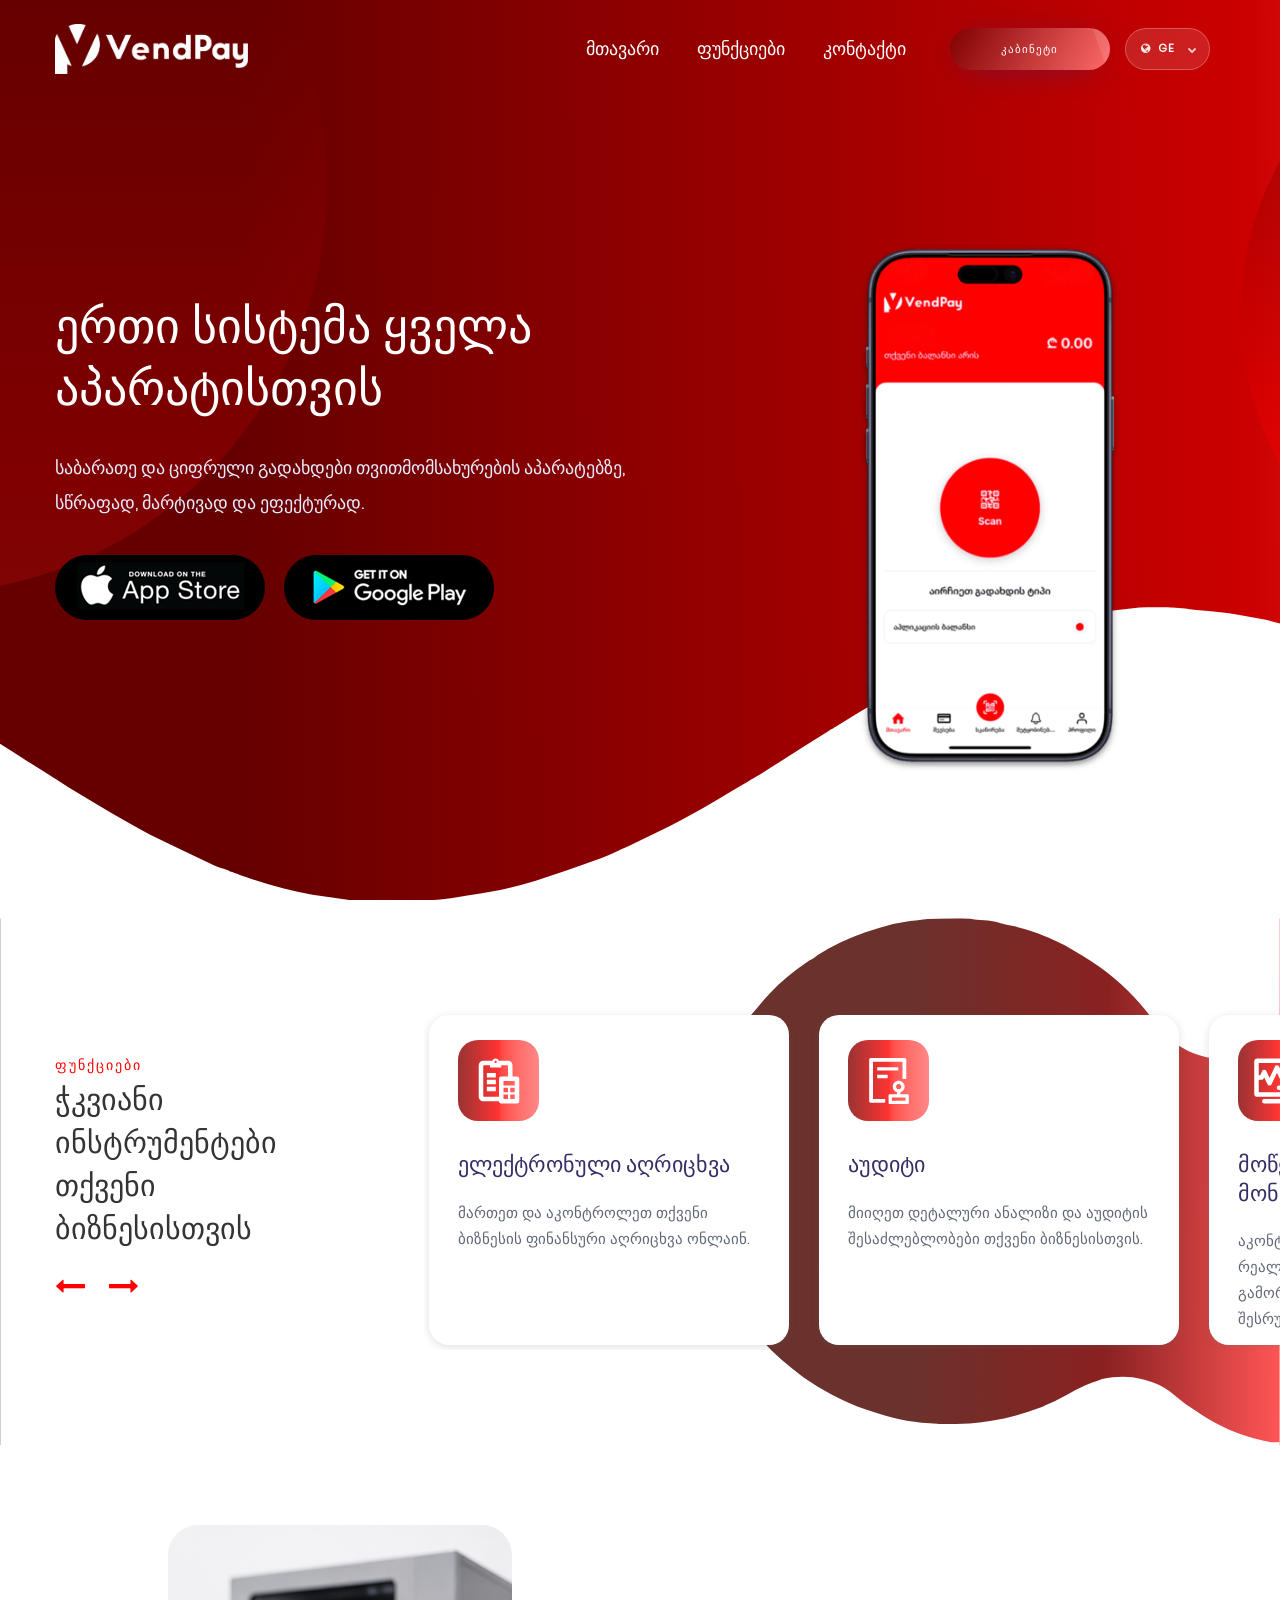
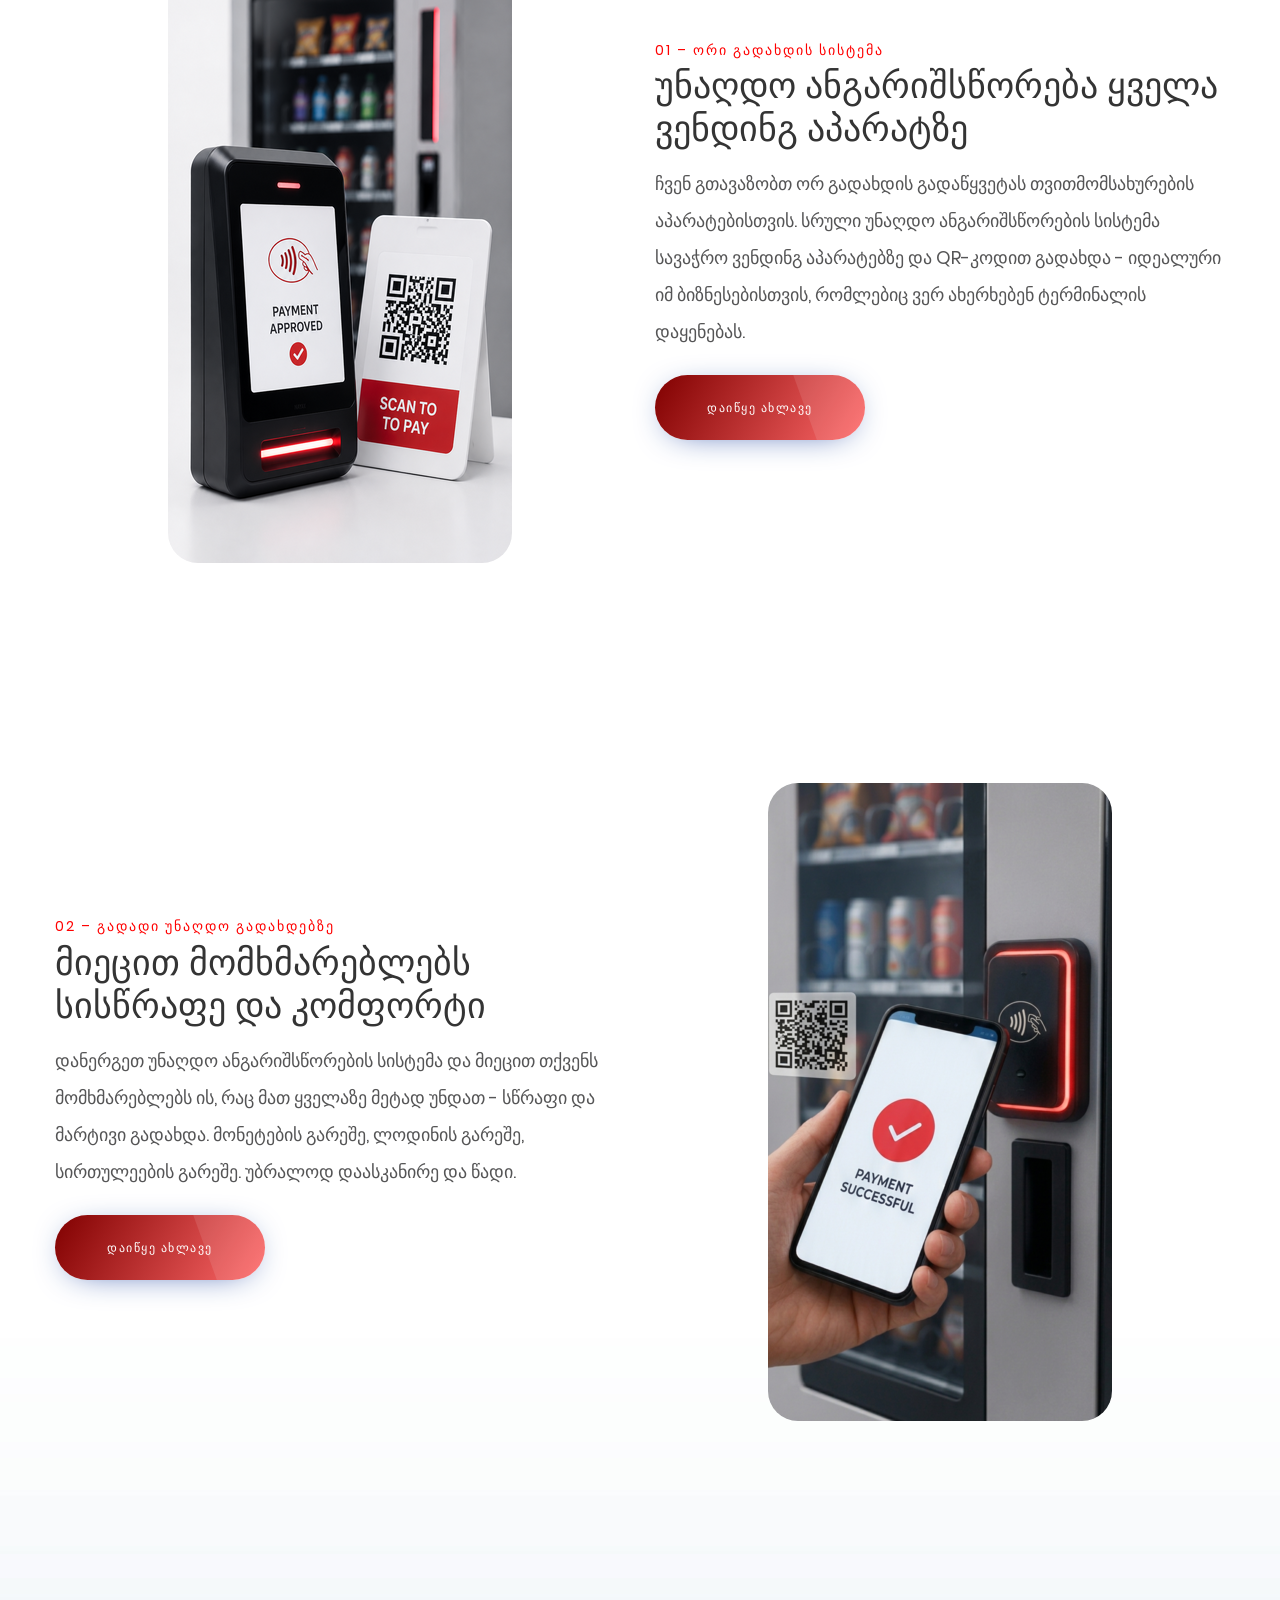
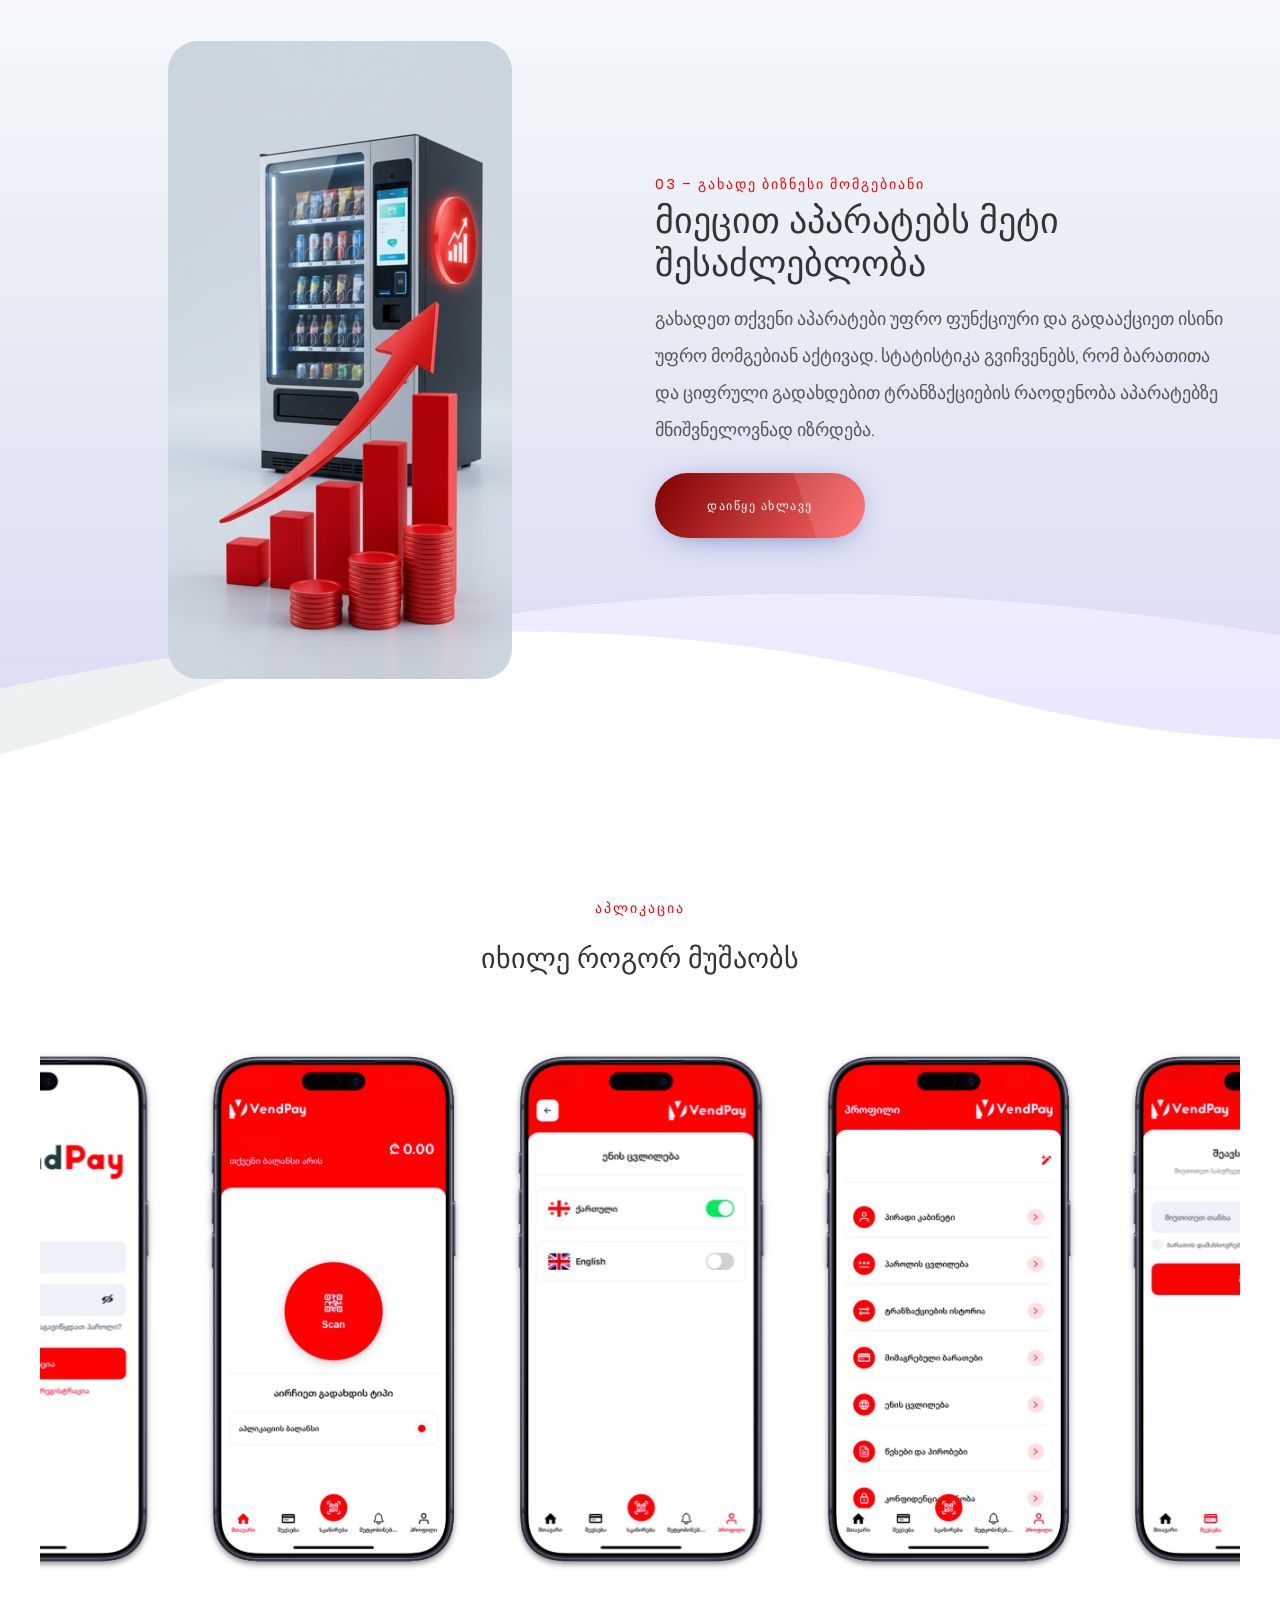
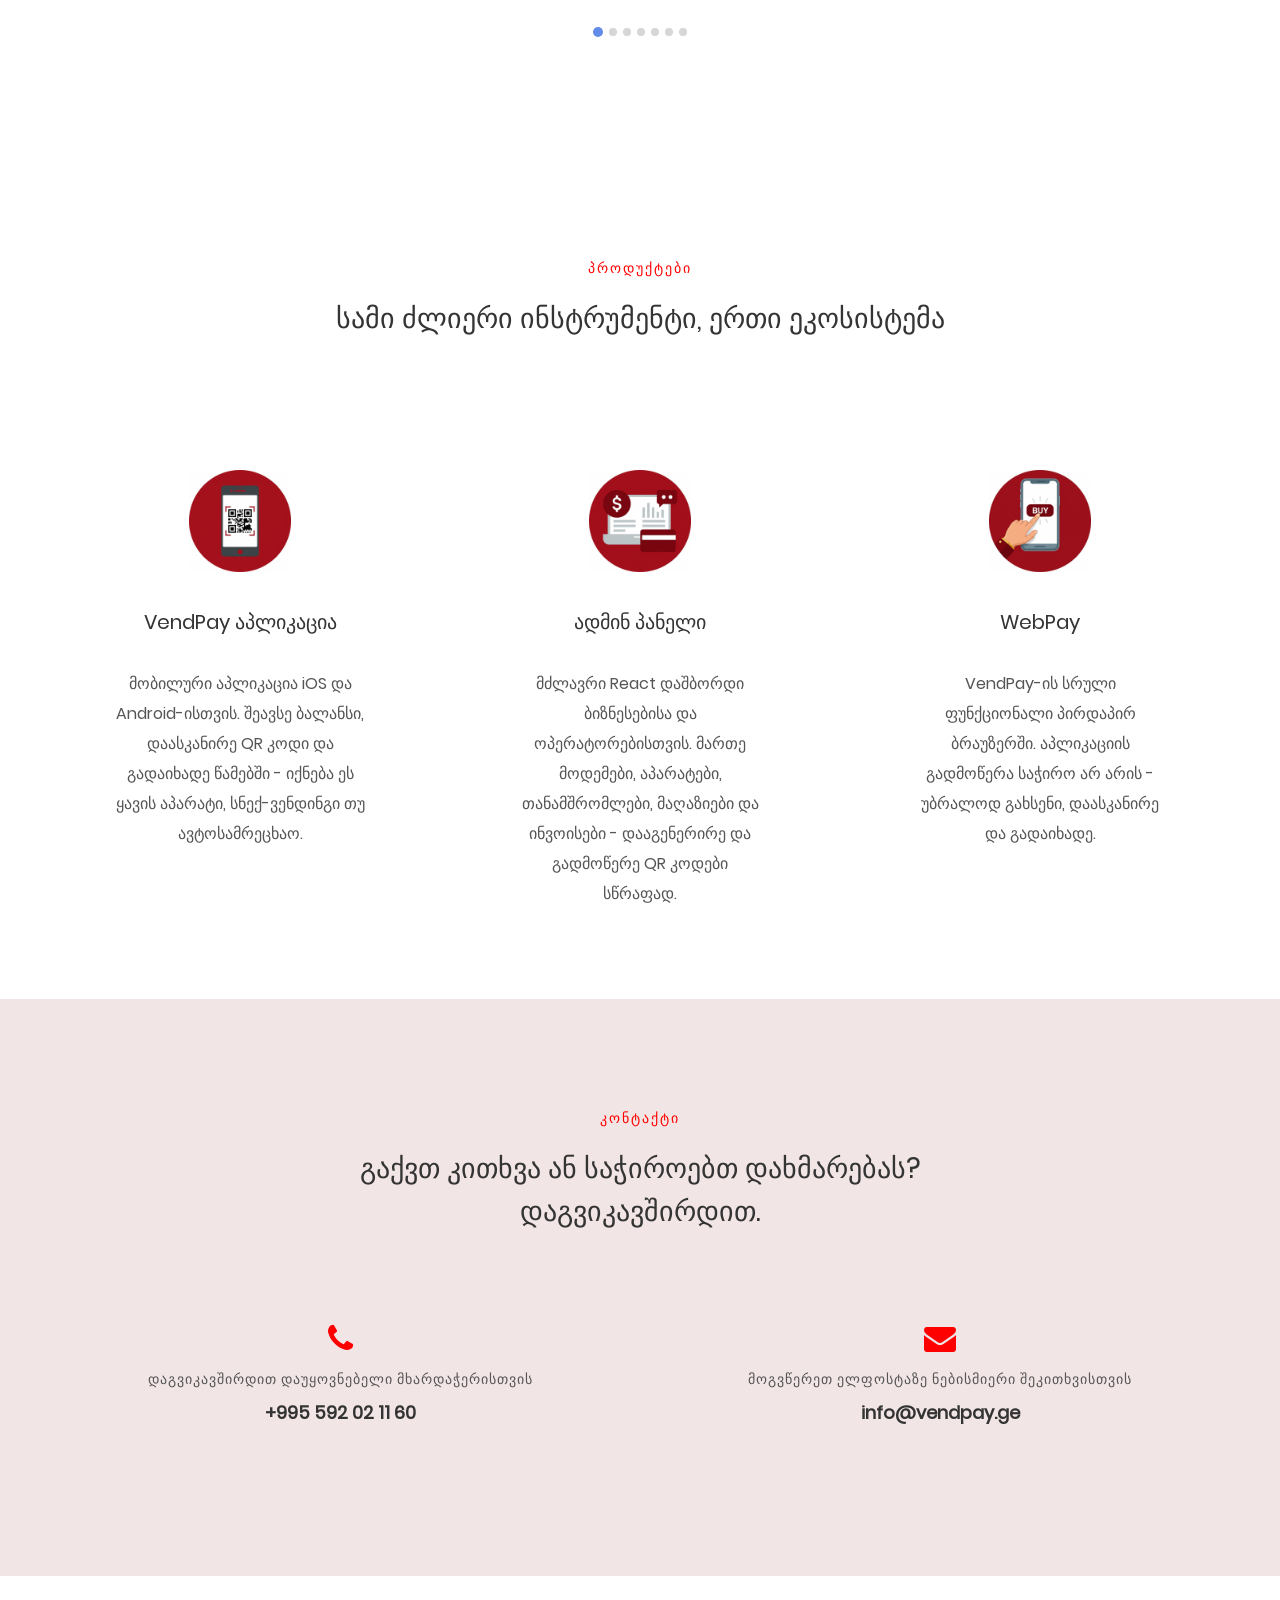
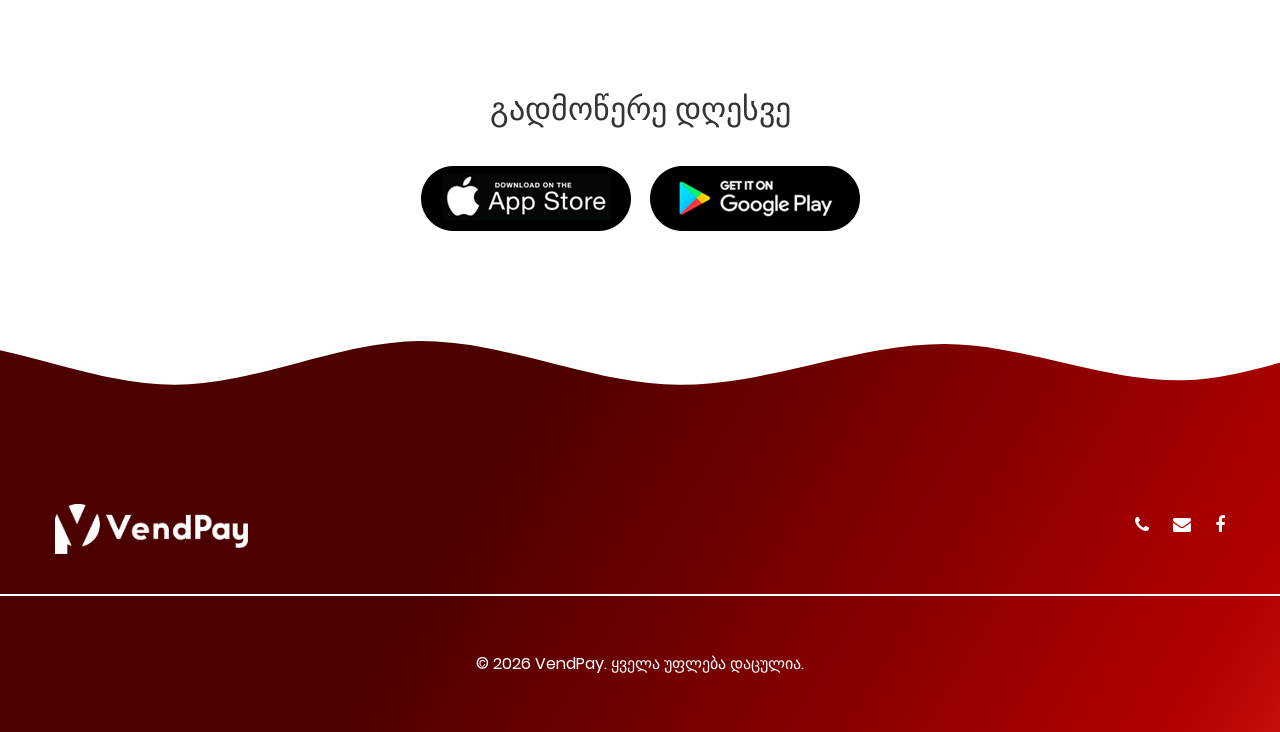
<file: index.html>
<!DOCTYPE html>
<html lang="en">

<head>
  <!-- Uniocde -->
  <meta charset="utf-8" />
  <!--[if IE]>
      <meta http-equiv="X-UA Compatible" content="IE=edge" />
    <![endif]-->
  <!-- First Mobile Meta -->
  <meta name="viewport" content="width=device-width, initial-scale=1.0" />
  <!-- Pgae Description -->
  <meta name="description" content="VendPay portfolio Template" />
  <!-- Page Kewords -->
  <meta name="keywords" content="VendPay" />
  <!-- Site Author -->
  <meta name="author" content="VendPay" />
  <!-- Title -->
  <title>VendPay</title>
  <!-- Favicon -->
  <link rel="shortcut icon" href="assets/images/favicon.png" />
  <!-- Bootstrap 4 -->
  <link rel="stylesheet" href="assets/css/bootstrap.min.css" type="text/css" />
  <!-- Swiper Slider -->
  <link rel="stylesheet" href="assets/css/swiper.min.css" type="text/css" />
  <!-- Fonts -->
  <link rel="stylesheet" href="assets/fonts/fontawesome/font-awesome.min.css" />

  <link rel="preconnect" href="https://fonts.googleapis.com" />
  <link rel="preconnect" href="https://fonts.gstatic.com" crossorigin />
  <link
    href="https://fonts.googleapis.com/css2?family=Noto+Sans+Georgian:wght@100;200;300;400;500;600;700;800;900&display=swap"
    rel="stylesheet" />

  <!-- OWL Carousel -->
  <link rel="stylesheet" href="assets/css/owl.carousel.min.css" type="text/css" />
  <link rel="stylesheet" href="assets/css/owl.theme.default.min.css" type="text/css" />
  <!-- CSS Animate -->
  <link rel="stylesheet" href="assets/css/animate.min.css" type="text/css" />
  <!-- Style -->
  <link rel="stylesheet" href="assets/css/style.css" type="text/css" />
</head>

<body>
  <!-- Section Preloader -->
  <div id="section-preloader">
    <div class="boxes">
      <div class="box">
        <div></div>
        <div></div>
        <div></div>
        <div></div>
      </div>
      <div class="box">
        <div></div>
        <div></div>
        <div></div>
        <div></div>
      </div>
      <div class="box">
        <div></div>
        <div></div>
        <div></div>
        <div></div>
      </div>
      <div class="box">
        <div></div>
        <div></div>
        <div></div>
        <div></div>
      </div>
    </div>
    <p>LOADING . . .</p>
  </div>
  <!-- /.Section Preloader -->
  <!-- Section Navbar -->
  <nav class="navbar-1 navbar navbar-expand-lg">
    <div class="container navbar-container">
      <a class="navbar-brand" href="index.html"><img src="assets/images/logo.png" class="logo" alt="VendPay" /></a>
      <div class="collapse navbar-collapse" id="navbarSupportedContent">
        <ul class="navbar-nav ml-auto">
          <li class="nav-item">
            <a href="index.html" class="nav-link scroll-down" data-translate="home">Home</a>
          </li>
          <li class="nav-item">
            <a href="#section-features1" class="nav-link scroll-down" data-translate="features">Features</a>
          </li>
          <li class="nav-item">
            <a href="Contact.html" class="nav-link" data-translate="contact">Contact</a>
          </li>
        </ul>
      </div>

      <a href="/login" class="btn-1 shadow1 style3 bgscheme" data-translate="cabinet">Cabinet</a>
      <div class="language-switcher">
        <div class="lang-selector">
          <button class="lang-toggle" type="button" id="languageSelector" aria-haspopup="true" aria-expanded="false">
            <i class="fa fa-globe"></i> <span class="current-lang">EN</span>
            <i class="fa fa-chevron-down lang-arrow"></i>
          </button>
          <div class="lang-menu" aria-labelledby="languageSelector">
            <a class="lang-option" href="#" data-lang="ge">GE</a>
            <a class="lang-option" href="#" data-lang="en">EN</a>
          </div>
        </div>
      </div>
      <button type="button" id="sidebarCollapse" class="navbar-toggler active" data-toggle="collapse"
        data-target="#navbarSupportedContent" aria-controls="navbarSupportedContent" aria-expanded="true"
        aria-label="Toggle navigation">
        <i class="fa fa-bars menu-icon"></i>
        <i class="fa fa-times close-icon"></i>
      </button>
    </div>

    <!-- container -->
  </nav>
  <!-- /.Section Navbar -->
  <!-- Section Slider 1 -->
  <div id="section-slider1">
    <div class="swiper-container">
      <div class="swiper-wrapper d-none">
        <!-- Item -->
        <div class="swiper-slide">
          <div class="slider-content">
            <div class="container">
              <div class="row">
                <div class="left col-12 col-sm-12 col-md-7">
                  <h1 class="ez-animate" data-animation="fadeInLeft" data-translate="hero_headline">
                    One system for all devices
                  </h1>
                  <p class="ez-animate" data-animation="fadeInLeft" data-translate="hero_summary">
                    We are adding cashless payments to self-service machines. quickly, easily and efficiently
                  </p>
                  <ul>
                    <li>
                      <a href="https://apps.apple.com/us/app/vendpay/id1562557754" target="_blank"
                        rel="noopener noreferrer"><img class="img-fluid ez-animate" src="assets/images/img-appstore.png"
                          alt="VendPay" data-animation="fadeInUp" alt="Download VendPay on the App Store" /></a>
                    </li>
                    <li>
                      <a href="https://play.google.com/store/apps/details?id=com.UserAcademy.paytovending"
                        target="_blank" rel="noopener noreferrer"><img class="img-fluid ez-animate"
                          src="assets/images/img-googleplay.png" alt="VendPay" data-animation="fadeInUp"
                          alt="Get it on Google Play" /></a>
                    </li>
                  </ul>

                </div>
                <div class="right ez-animate col-12 col-sm-12 col-md-5" data-animation="fadeInRight">
                  <img class="img-fluid" src="assets/images/my-images/hero.png" style="border-radius: 40px;"
                    alt="VendPay" />
                </div>
              </div>
            </div>
          </div>
        </div>
        <!-- /.Item -->
      </div>
    </div>
  </div>
  <!-- /.Section Slider 1 -->
  <!-- Section Clients 1 -->
  <!-- <div id="section-clients1">
    <div class="container">
      <div class="row">
        <div class="item col">
          <a href="#"><img src="assets/images/img-client1.png" alt="VendPay" /></a>
        </div>

        <div class="item col">
          <a href="#"><img src="assets/images/img-client2.png" alt="VendPay" /></a>
        </div>

        <div class="item col">
          <a href="#"><img src="assets/images/img-client3.png" alt="VendPay" /></a>
        </div>

        <div class="item col">
          <a href="#"><img src="assets/images/img-client4.png" alt="VendPay" /></a>
        </div>

        <div class="item col">
          <a href="#"><img src="assets/images/img-client5.png" alt="VendPay" /></a>
        </div>
      </div>
    </div>
  </div> -->
  <!-- /.Section Clients 1 -->
  <!-- Section Features 1 -->
  <div id="section-features1">
    <div class="container">
      <div class="row">
        <div class="left">
          <h6 class="clscheme" data-translate="features_section_label">
            Powerful Features
          </h6>
          <h2 data-translate="features_section_title">
            Everything You Need for Smart Business Management
          </h2>
          <ul>
            <li><i class="fa fa-long-arrow-left clscheme"></i></li>
            <li><i class="fa fa-long-arrow-right clscheme"></i></li>
          </ul>
        </div>
        <div class="right">
          <div class="swiper-container features1">
            <div class="swiper-wrapper">
              <!-- Item -->
              <div class="swiper-slide">
                <div class="item">
                  <div class="icon">
                    <img src="assets/images/features/feature1.svg" alt="VendPay" />
                  </div>
                  <h3 data-translate="features_headline">Electronic Accounting</h3>
                  <p data-translate="features_summary">
                    Manage and monitor your business financial accounting online.
                  </p>
                </div>
              </div>
              <!-- /.Item -->
              <!-- Item -->
              <div class="swiper-slide">
                <div class="item">
                  <div class="icon">
                    <img src="assets/images/features/feature2.svg" alt="VendPay" />
                  </div>
                  <h3 data-translate="features_headline2">Audit</h3>
                  <p data-translate="features_summary2">
                    Get detailed analysis and audit capabilities for your business.
                  </p>
                </div>
              </div>
              <!-- /.Item -->
              <!-- Item -->
              <div class="swiper-slide">
                <div class="item">
                  <div class="icon">
                    <img src="assets/images/features/feature3.svg" alt="VendPay" />
                  </div>
                  <h3 data-translate="features_headline3">Device Monitoring</h3>
                  <p data-translate="features_summary3">
                    Monitor device activity and status in real time, including power on/off
                    tracking and system performance.
                  </p>
                </div>
              </div>
              <!-- /.Item -->
              <!-- Item -->
              <div class="swiper-slide">
                <div class="item">
                  <div class="icon">
                    <img src="assets/images/features/feature4.svg" alt="VendPay" />
                  </div>
                  <h3 data-translate="features_headline4">Sales & Inventory Control</h3>
                  <p data-translate="features_summary4">
                    Track sales, transactions, stock levels, and balance management for
                    vending and other business systems.
                  </p>
                </div>
              </div>
              <!-- /.Item -->
              <!-- Item -->
              <div class="swiper-slide">
                <div class="item">
                  <div class="icon">
                    <img src="assets/images/features/feature5.svg" alt="VendPay" />
                  </div>
                  <h3 data-translate="features_headline5">
                    Remote Management & Analytics
                  </h3>
                  <p data-translate="features_summary5">
                    Detect errors, manage devices remotely, and access detailed analytics for
                    smarter business decisions.
                  </p>
                </div>
              </div>
              <!-- /.Item -->
              <!-- Item -->
              <div class="swiper-slide">
                <div class="item">
                  <div class="icon">
                    <img src="assets/images/features/feature6.svg" alt="VendPay" />
                  </div>
                  <h3 data-translate="features_headline6">TBC Bank POS terminal</h3>
                  <p data-translate="features_summary6">
                    Get detailed analysis and audit capabilities for your business.
                  </p>
                </div>
              </div>
              <!-- /.Item -->
            </div>
          </div>
        </div>
      </div>
    </div>
  </div>
  <!-- /.Section Features 1 -->
  <!-- Features Wrap -->
  <div class="features-wrap">

    <!-- Section Features 1 -->
    <div id="section-features2">
      <div class="container">
        <div class="row">
          <div class="left col-sm-12 col-md-6">
            <div class="img-container">
              <img class="img-fluid ez-animate" src="assets/images/priorities/priority1.png" alt="VendPay"
                data-animation="fadeInLeft" />
            </div>
          </div>
          <div class="right my-auto col-sm-12 col-md-6">
            <h6 class="clscheme" data-translate="feature_block1_label">01 – Two Payment Systems</h6>
            <h2 data-translate="feature_block1_title">Cashless payments for every vending machine</h2>
            <p data-translate="feature_block1_text">
              We offer two payment solutions tailored for self-service machines. A full cashless payment system for
              vending machines, and QR code payments — perfect for businesses where installing a traditional POS
              terminal is not an option.
            </p>
            <a href="/login" class="btn-2 shadow1 style3 bgscheme" data-translate="feature_block1_btn">GET STARTED
              NOW</a>
          </div>
        </div>
      </div>
    </div>
    <!-- /.Section Features 1 -->

    <!-- Section Features 2 -->
    <div class="section-features2">
      <div class="container">
        <div class="row">
          <div class="right my-auto col-sm-12 col-md-6">
            <h6 class="clscheme" data-translate="feature_block2_label">02 – Go Cashless</h6>
            <h2 data-translate="feature_block2_title">Give your customers speed and comfort</h2>
            <p data-translate="feature_block2_text">
              Implement a cashless payment system and give your customers exactly what they want — fast, effortless
              transactions. No coins, no waiting, no friction. Just scan and go.
            </p>
            <a href="/login" class="btn-2 shadow1 style3 bgscheme" data-translate="feature_block2_btn">GET STARTED
              NOW</a>
          </div>
          <div class="left col-sm-12 col-md-6">
            <div class="img-container">
              <img class="img-fluid ez-animate" src="assets/images/priorities/priority2.png" alt="VendPay"
                data-animation="fadeInRight" />
            </div>
          </div>
        </div>
      </div>
    </div>
    <!-- /.Section Features 2 -->

    <!-- Section Features 3 -->
    <div id="section-features2">
      <div class="container">
        <div class="row">
          <div class="left col-sm-12 col-md-6">
            <div class="img-container">
              <img class="img-fluid ez-animate" src="assets/images/priorities/priority3.png" alt="VendPay"
                data-animation="fadeInLeft" />
            </div>
          </div>
          <div class="right my-auto col-sm-12 col-md-6">
            <h6 class="clscheme" data-translate="feature_block3_label">03 – Unlock More Potential</h6>
            <h2 data-translate="feature_block3_title">Make your machines work harder for your business</h2>
            <p data-translate="feature_block3_text">
              Give your machines more capabilities and turn them into a more profitable asset. Statistics show that card
              and digital payments significantly increase the number of transactions per machine.
            </p>
            <a href="/login" class="btn-2 shadow1 style3 bgscheme" data-translate="feature_block3_btn">GET STARTED
              NOW</a>
          </div>
        </div>
      </div>
    </div>
    <!-- /.Section Features 3 -->

  </div>
  <!-- /.Features Wrap -->
  <!-- Section APP Screen 1 -->
  <div id="section-appscreen1">
    <div class="container">
      <div class="row">
        <div class="title1 col-12">
          <h6 class="clscheme" data-translate="app_screen_label">APP SCREENS</h6>
          <h2 data-translate="app_screen_title">See it in action</h2>
        </div>
      </div>
    </div>
    <div class="container appscreen1">
      <div class="row">
        <div class="owl-carousel owl-theme">
          <!-- Item -->
          <div class="item">
            <img class="img-fluid" src="assets/images/slider/slider1.png" alt="VendPay" />
          </div>
          <!-- /.Item -->
          <!-- Item -->
          <div class="item">
            <img class="img-fluid" src="assets/images/slider/slider2.png" alt="VendPay" />
          </div>
          <!-- /.Item -->
          <!-- Item -->
          <div class="item">
            <img class="img-fluid" src="assets/images/slider/slider3.png" alt="VendPay" />
          </div>
          <!-- /.Item -->
          <!-- Item -->
          <div class="item">
            <img class="img-fluid" src="assets/images/slider/slider4.png" alt="VendPay" />
          </div>
          <!-- /.Item -->
          <!-- Item -->
          <div class="item">
            <img class="img-fluid" src="assets/images/slider/slider5.png" alt="VendPay" />
          </div>
          <!-- /.Item -->
          <!-- Item -->
          <div class="item">
            <img class="img-fluid" src="assets/images/slider/slider6.png" alt="VendPay" />
          </div>
          <!-- /.Item -->
          <!-- Item -->
          <div class="item">
            <img class="img-fluid" src="assets/images/slider/slider7.png" alt="VendPay" />
          </div>
          <!-- /.Item -->
        </div>
        <!-- Add Pagination -->
        <div class="swiper-pagination"></div>
      </div>
    </div>
  </div>
  <!-- /.Section APP Sreen 1 -->

  <!-- Section Features 3 -->
  <div id="section-features3">
    <div class="container">
      <div class="row">
        <div class="title1 col-12">
          <h6 class="clscheme" data-translate="features3_label">PRODUCTS</h6>
          <h2 data-translate="features3_title">Three powerful tools, one ecosystem</h2>
        </div>

        <!-- Item -->
        <div class="item col-sm-12 col-md-4">
          <img src="assets/images/features2/feature2_1.png" alt="VendPay" />
          <h4 data-translate="features3_headline1">VendPay App</h4>
          <p data-translate="features3_summary1">
            Native mobile app for iOS & Android. Top up your balance, scan a QR code and pay instantly — whether it's a
            coffee machine, snack vending or a car wash station.
          </p>
        </div>
        <!-- /.Item -->

        <!-- Item -->
        <div class="item col-sm-12 col-md-4">
          <img src="assets/images/features2/feature2_2.png" alt="VendPay" />
          <h4 data-translate="features3_headline3">Admin Panel</h4>
          <p data-translate="features3_summary3">
            A powerful React dashboard for businesses and operators. Manage modems, machines, employees, shops, invoices
            and client accounts — plus generate and download QR codes instantly.
          </p>
        </div>
        <!-- /.Item -->

        <!-- Item -->
        <div class="item col-sm-12 col-md-4">
          <img src="assets/images/features2/feature2_3.png" alt="VendPay" />
          <h4 data-translate="features3_headline2">WebPay</h4>
          <p data-translate="features3_summary2">
            The full VendPay experience inside your browser. No app download needed — just open, scan and pay. Built
            with React for a fast, seamless experience on any device.
          </p>
        </div>
        <!-- /.Item -->
      </div>
    </div>
  </div>
  <!-- /.Section Features 3 -->

  <!-- Section Testimonial 1 -->
  <!-- <div id="section-testimonial1">
    <div class="container">
      <div class="row">
        <div class="title1 col-12">
          <h6 class="clscheme" data-translate="reviews_label">USER REVIEWS</h6>
          <h2 data-translate="reviews_title">What our customers say</h2>
        </div>
      </div>
    </div>
    <div class="container testimonial1">
      <img class="img-fluid bg-testimonial" src="assets/images/my-images/bg-testimonial1.svg" alt="VendPay" />
      <div class="row">
        <div class="owl-carousel owl-theme">

          <div class="item">
            <img src="assets/images/img-testimonial1.png" alt="VendPay" />
            <h3 data-translate="review1_name">Giorgi Maisuradze</h3>
            <h4 data-translate="review_role">Client</h4>
            <ul>
              <li><i class="fa fa-star"></i></li>
              <li><i class="fa fa-star"></i></li>
              <li><i class="fa fa-star"></i></li>
              <li><i class="fa fa-star"></i></li>
              <li><i class="fa fa-star"></i></li>
            </ul>
            <p data-translate="review1_text">Setting up VendPay on our vending machines was incredibly simple. Our
              customers love being able to pay by QR — no more 'I don't have coins' excuses. Sales went up noticeably in
              the first week.</p>
          </div>

          <div class="item">
            <img src="assets/images/img-testimonial2.png" alt="VendPay" />
            <h3 data-translate="review2_name">Nino Beridze</h3>
            <h4 data-translate="review_role">Client</h4>
            <ul>
              <li><i class="fa fa-star"></i></li>
              <li><i class="fa fa-star"></i></li>
              <li><i class="fa fa-star"></i></li>
              <li><i class="fa fa-star"></i></li>
              <li><i class="fa fa-star"></i></li>
            </ul>
            <p data-translate="review2_text">We run three car wash stations in Tbilisi and managing coins was always a
              headache. Since switching to VendPay, everything runs smoother — customers scan, choose their amount, and
              start washing. Zero hassle.</p>
          </div>

          <div class="item">
            <img src="assets/images/img-testimonial3.png" alt="VendPay" />
            <h3 data-translate="review3_name">Lasha Kvaratskhelia</h3>
            <h4 data-translate="review_role">Client</h4>
            <ul>
              <li><i class="fa fa-star"></i></li>
              <li><i class="fa fa-star"></i></li>
              <li><i class="fa fa-star"></i></li>
              <li><i class="fa fa-star"></i></li>
              <li><i class="fa fa-star"></i></li>
            </ul>
            <p data-translate="review3_text">Our coffee machine now accepts QR payments and it has made a huge
              difference. Customers don't walk away just because they're out of change. Really happy with how easy the
              whole system is.</p>
          </div>

          <div class="item">
            <img src="assets/images/img-testimonial1.png" alt="VendPay" />
            <h3 data-translate="review4_name">Mariam Janjgava</h3>
            <h4 data-translate="review_role">Client</h4>
            <ul>
              <li><i class="fa fa-star"></i></li>
              <li><i class="fa fa-star"></i></li>
              <li><i class="fa fa-star"></i></li>
              <li><i class="fa fa-star"></i></li>
              <li><i class="fa fa-star"></i></li>
            </ul>
            <p data-translate="review4_text">I use the car wash at least twice a week. Having VendPay means I never need
              to carry coins anymore. I just scan, pick how much I need, and I'm done. Genuinely love it.</p>
          </div>

          <div class="item">
            <img src="assets/images/img-testimonial2.png" alt="VendPay" />
            <h3 data-translate="review5_name">Tornike Abuladze</h3>
            <h4 data-translate="review_role">Client</h4>
            <ul>
              <li><i class="fa fa-star"></i></li>
              <li><i class="fa fa-star"></i></li>
              <li><i class="fa fa-star"></i></li>
              <li><i class="fa fa-star"></i></li>
              <li><i class="fa fa-star"></i></li>
            </ul>
            <p data-translate="review5_text">As a vending machine operator, the monitoring and payment tracking alone
              are worth it. But the QR payments are what really won our customers over. Modern, fast and reliable.</p>
          </div>

        </div>
      </div>
    </div>
  </div>-->
  <!-- /.Section Testimonial 1 -->
  <!-- Section Subscribe 1 -->
  <!-- <div id="section-subscribe1">
    <div class="container">
      <div class="row">
        <div class="title1 col-12">
          <h6 class="clscheme" data-translate="subscribe_label">CONTACT</h6>
          <h2 data-translate="subscribe_title">Too busy right now? Leave your contact and we'll reach out to you.</h2>
        </div>
        <div class="form col-12 ez-animate" data-animation="fadeInUp">
          <form action="#" id="SubscribeForm">
            <input type="text" name="contact" data-translate-placeholder="subscribe_placeholder"
              placeholder="Enter your phone number or email" required="" />
            <button type="submit" class="shadow1 bgscheme" data-translate="subscribe_button">
              SEND
            </button>
          </form>
        </div>
      </div>
    </div>
  </div> -->

  <div id="section-subscribe1">
    <div class="container">
      <div class="row">
        <div class="title1 col-12">
          <h6 class="clscheme" data-translate="subscribe_label">CONTACT</h6>
          <h2 data-translate="subscribe_title">Have a question or need help? Get in touch with us.</h2>
        </div>
        <div class="col-12 col-md-6 ez-animate" data-animation="fadeInUp">
          <div class="contact-info-card">
            <i class="fa fa-phone fa-2x clscheme"></i>
            <h6 data-translate="call_us">Call us for immediate support</h6>
            <a href="tel:+995592021160">+995 592 02 11 60</a>
          </div>
        </div>
        <div class="col-12 col-md-6 ez-animate" data-animation="fadeInUp">
          <div class="contact-info-card">
            <i class="fa fa-envelope fa-2x clscheme"></i>
            <h6 data-translate="send_email">Send us email for any kind of inquiry</h6>
            <a href="mailto:info@vendpay.ge">info@vendpay.ge</a>
          </div>
        </div>
      </div>
    </div>
  </div>
  <!-- /.Section Subscribe 1 -->
  <!-- Section Download 1 -->
  <div id="section-download1">
    <div class="container">
      <div class="row">
        <div class="col-12">
          <h1 data-translate="download_title">Download Today</h1>
          <ul>
            <li>
              <a href="https://apps.apple.com/us/app/vendpay/id1562557754" target="_blank" rel="noopener noreferrer">
                <img class="img-fluid ez-animate" src="assets/images/img-appstore.png" alt="VendPay"
                  data-animation="fadeInUp" alt="Download VendPay on the App Store" />
              </a>
            </li>

            <li>
              <a href="https://play.google.com/store/apps/details?id=com.UserAcademy.paytovending" target="_blank"
                rel="noopener noreferrer">
                <img class="img-fluid ez-animate" src="assets/images/img-googleplay.png" alt="VendPay"
                  data-animation="fadeInUp" alt="Get it on Google Play" />
              </a>
            </li>
          </ul>
        </div>
      </div>
    </div>
  </div>
  <!-- /.Section Download 1 -->
  <!-- Section Footer -->
  <div id="section-footer">
    <div class="container">
      <div class="footer-widget">
        <div class="row">
          <div class="left col-md-6">
            <a href="index.html"><img src="assets/images/logo.png" class="logo" alt="VendPay" /></a>
          </div>
          <div class="right col-md-6">
            <div class="social-links">
              <a href="tel:+995592021160"><i class="fa fa-phone fa-lg"></i></a>
              <a href="mailto:info@vendpay.ge"><i class="fa fa-envelope fa-lg"></i></a>
              <a href="https://www.facebook.com/Vendpay.ge" target="_blank"><i class="fa fa-facebook fa-lg"></i></a>
            </div>
          </div>
        </div>
      </div>
    </div>
    <div class="footer-copyright container-fluid">
      <div class="col-12">
        <p data-translate="copyright">© 2025 VendPay. All rights reserved.</p>
      </div>
    </div>
  </div>
  <!-- /.Section Footer -->

  <!-- Javascript Files -->
  <script src="assets/js/jquery.min.js"></script>
  <!-- Bootstrap -->
  <script src="assets/js/bootstrap.min.js"></script>
  <!-- Swiper Slider -->
  <script src="assets/js/swiper.min.js"></script>
  <!-- OWL Carousel -->
  <script src="assets/js/owl.carousel.min.js"></script>
  <!-- Waypoint -->
  <script src="assets/js/jquery.waypoints.min.js"></script>
  <!-- Easy Waypoint -->
  <script src="assets/js/easy-waypoint-animate.js"></script>
  <!-- Messages / Translations -->
  <script src="assets/js/messages/messages.js"></script>
  <!-- Scripts -->
  <script src="assets/js/scripts.js"></script>
  <!-- Carousel Features 1 -->
  <script src="assets/js/carousel-features1.js"></script>
  <!-- Carousel App Screen 1 -->
  <script src="assets/js/carousel-appscreen1.js"></script>
  <!-- Carousel Testimonial 1 -->
  <script src="assets/js/carousel-testimonial1.js"></script>
</body>

</html>
</file>
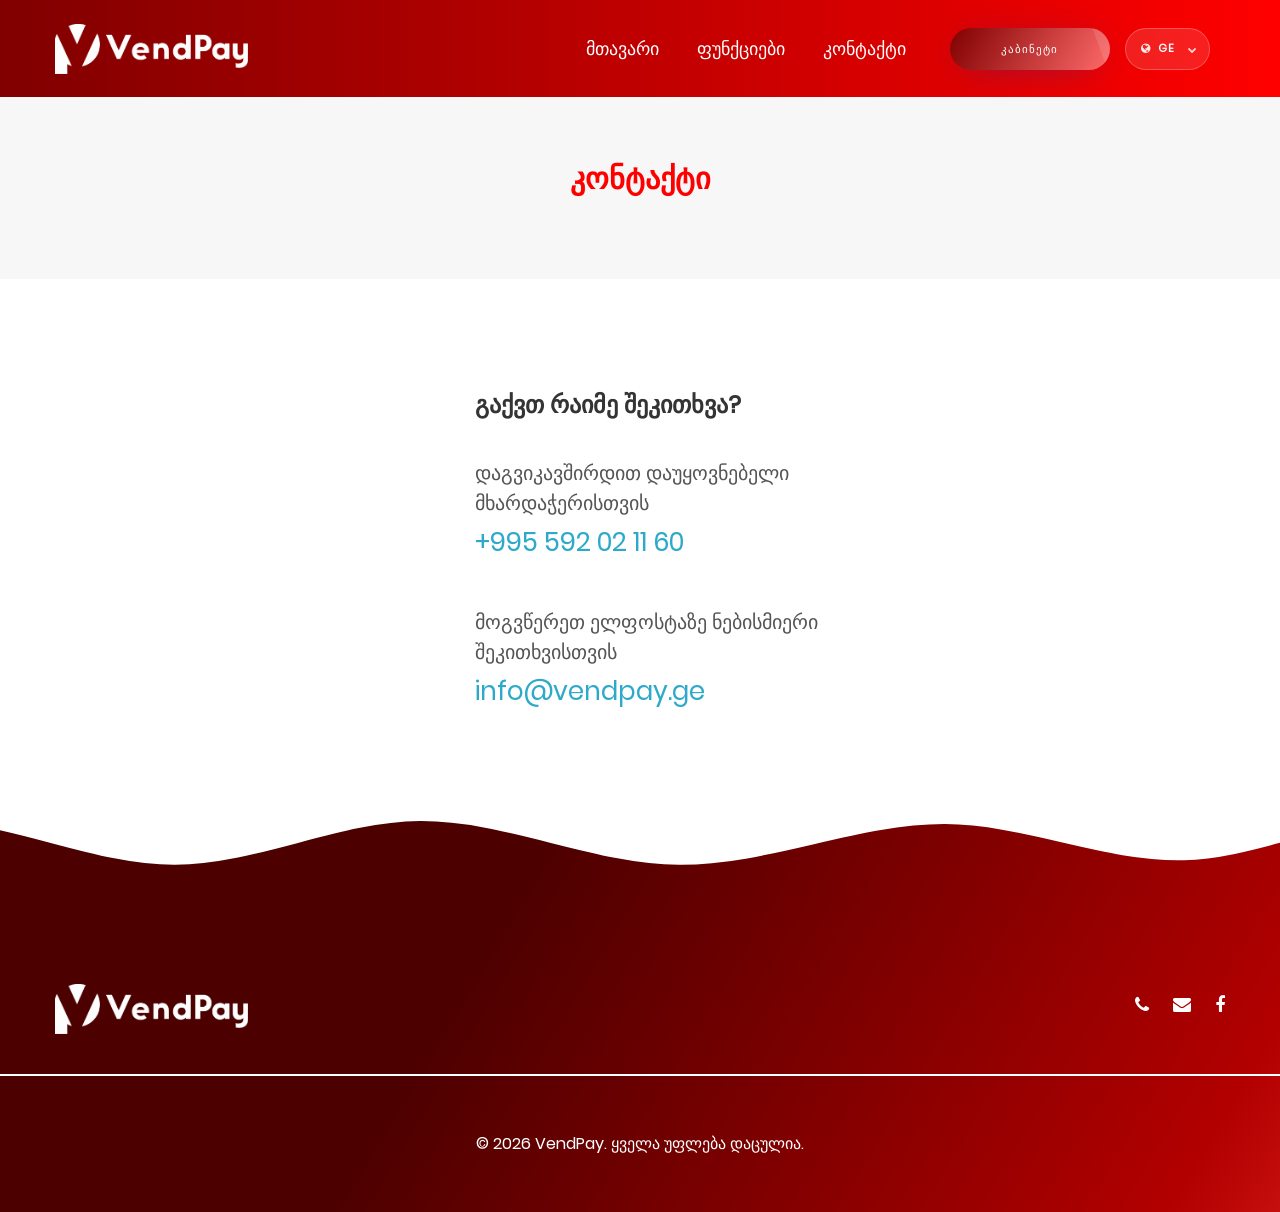
<file: Contact.html>
<!DOCTYPE html>
<html lang="en">

<head>
  <!-- Uniocde -->
  <meta charset="utf-8" />
  <!--[if IE]>
      <meta http-equiv="X-UA Compatible" content="IE=edge" />
    <![endif]-->
  <!-- First Mobile Meta -->
  <meta name="viewport" content="width=device-width, initial-scale=1.0" />
  <!-- Pgae Description -->
  <meta name="description" content="VendPay portfolio Template" />
  <!-- Page Kewords -->
  <meta name="keywords" content="VendPay" />
  <!-- Site Author -->
  <meta name="author" content="VendPay" />
  <!-- Title -->
  <title>VendPay</title>
  <!-- Favicon -->
  <link rel="shortcut icon" href="assets/images/favicon.png" />
  <!-- Bootstrap 4 -->
  <link rel="stylesheet" href="assets/css/bootstrap.min.css" type="text/css" />
  <!-- Swiper Slider -->
  <link rel="stylesheet" href="assets/css/swiper.min.css" type="text/css" />
  <!-- Fonts -->
  <link rel="stylesheet" href="assets/fonts/fontawesome/font-awesome.min.css" />

  <link rel="preconnect" href="https://fonts.googleapis.com" />
  <link rel="preconnect" href="https://fonts.gstatic.com" crossorigin />
  <link
    href="https://fonts.googleapis.com/css2?family=Noto+Sans+Georgian:wght@100;200;300;400;500;600;700;800;900&display=swap"
    rel="stylesheet" />

  <!-- OWL Carousel -->
  <link rel="stylesheet" href="assets/css/owl.carousel.min.css" type="text/css" />
  <link rel="stylesheet" href="assets/css/owl.theme.default.min.css" type="text/css" />
  <!-- CSS Animate -->
  <link rel="stylesheet" href="assets/css/animate.min.css" type="text/css" />
  <!-- Style -->
  <link rel="stylesheet" href="assets/css/style.css" type="text/css" />
</head>

<body>
  <!-- Section Preloader -->
  <div id="section-preloader">
    <div class="boxes">
      <div class="box">
        <div></div>
        <div></div>
        <div></div>
        <div></div>
      </div>
      <div class="box">
        <div></div>
        <div></div>
        <div></div>
        <div></div>
      </div>
      <div class="box">
        <div></div>
        <div></div>
        <div></div>
        <div></div>
      </div>
      <div class="box">
        <div></div>
        <div></div>
        <div></div>
        <div></div>
      </div>
    </div>
    <p>LOADING . . .</p>
  </div>
  <!-- /.Section Preloader -->
  <!-- Section Navbar -->
  <nav class="navbar-1 navigationscheme navbar navbar-expand-lg">
    <div class="container navbar-container">
      <a class="navbar-brand" href="index.html"><img src="assets/images/logo.png" class="logo" alt="VendPay" /></a>
      <div class="collapse navbar-collapse" id="navbarSupportedContent">
        <ul class="navbar-nav ml-auto">
          <li class="nav-item">
            <a href="index.html" class="nav-link scroll-down" data-translate="home">Home</a>
          </li>
          <li class="nav-item">
            <a href="#section-features1" class="nav-link scroll-down" data-translate="features">Features</a>
          </li>
          <li class="nav-item">
            <a href="Contact.html" class="nav-link" data-translate="contact">Contact</a>
          </li>
        </ul>
      </div>

      <a href="./login" class="btn-1 shadow1 style3 bgscheme" data-translate="cabinet">Cabinet</a>
      <div class="language-switcher">
        <div class="lang-selector">
          <button class="lang-toggle" type="button" id="languageSelector" aria-haspopup="true" aria-expanded="false">
            <i class="fa fa-globe"></i> <span class="current-lang">EN</span>
            <i class="fa fa-chevron-down lang-arrow"></i>
          </button>
          <div class="lang-menu" aria-labelledby="languageSelector">
            <a class="lang-option" href="#" data-lang="ge">GE</a>
            <a class="lang-option" href="#" data-lang="en">EN</a>
          </div>
        </div>
      </div>
      <button type="button" id="sidebarCollapse" class="navbar-toggler active" data-toggle="collapse"
        data-target="#navbarSupportedContent" aria-controls="navbarSupportedContent" aria-expanded="true"
        aria-label="Toggle navigation">
        <i class="fa fa-bars menu-icon"></i>
        <i class="fa fa-times close-icon"></i>
      </button>
    </div>
    <!-- container -->
  </nav>
  <!-- /.Section Navbar -->
  <!-- Section Subheader 1 -->
  <div id="section-subheader1">
    <div class="container">
      <div class="row">
        <div class="col-12">
          <h3 class="clscheme" data-translate="contact">Contact</h3>
        </div>
      </div>
    </div>
  </div>
  <!-- /.Section Subheader 1 -->
  <!-- Section Contact 1 -->
  <div id="section-contact1">
    <div class="container">
      <div class="row justify-content-center align-items-center">
        <!-- <div class="left ez-animate col-12 col-md-7" data-animation="fadeInLeft">
          <form action="#">
            <div class="row">
              <div class="form-group col-sm-12 col-md-12 col-lg-12">
                <input type="text" class="form-control" name="name" placeholder="Your name"
                  data-translate-placeholder="your_name" required="" />
              </div>
              <div class="form-group col-sm-12 col-md-12 col-lg-12">
                <input type="email" class="form-control" name="email" placeholder="Email address"
                  data-translate-placeholder="email_address" required="" />
              </div>
              <div class="form-group col-12">
                <textarea class="form-control" name="message" placeholder="Write message here"
                  data-translate-placeholder="write_message" required=""></textarea>
              </div>
            </div>
            <div class="row">
              <div class="form-group col-md-12">
                <button type="submit" class="shadow1 style3 bgscheme" data-translate="send">
                  SEND
                </button>
              </div>
            </div>
          </form>
        </div> -->
        <div class="right ez-animate col-12 col-md-5" data-animation="fadeInRight">
          <h3 data-translate="have_question">Do you have any question?</h3>
          <ul>
            <li data-translate="call_us">Call us for imiditate support</li>
            <li><a href="tel:+995592021160">+995 592 02 11 60</a></li>
          </ul>
          <ul>
            <li data-translate="send_email">
              Send us email for any kind of inquiry
            </li>
            <li><a href="mailto:info@vendpay.ge">info@vendpay.ge</a></li>
          </ul>
        </div>
      </div>
    </div>
  </div>
  <!-- /.Section Contact 1 -->
  <!-- Section Footer -->
  <div id="section-footer">
    <div class="container">
      <div class="footer-widget">
        <div class="row">
          <div class="left col-md-6">
            <a href="index.html"><img src="assets/images/logo.png" class="logo" alt="VendPay" /></a>
          </div>
          <div class="right col-md-6">
            <div class="social-links">
              <a href="tel:+995592021160"><i class="fa fa-phone fa-lg"></i></a>
              <a href="mailto:info@vendpay.ge"><i class="fa fa-envelope fa-lg"></i></a>
              <a href="https://www.facebook.com/Vendpay.ge" target="_blank"><i class="fa fa-facebook fa-lg"></i></a>
            </div>
          </div>
        </div>
      </div>
    </div>
    <div class="footer-copyright container-fluid">
      <div class="col-12">
        <p data-translate="copyright">© 2025 VendPay. All rights reserved.</p>
      </div>
    </div>
  </div>
  <!-- /.Section Footer -->

  <!-- Javascript Files -->
  <script src="assets/js/jquery.min.js"></script>
  <!-- Bootstrap -->
  <script src="assets/js/bootstrap.min.js"></script>
  <!-- Swiper Slider -->
  <script src="assets/js/swiper.min.js"></script>
  <!-- OWL Carousel -->
  <script src="assets/js/owl.carousel.min.js"></script>
  <!-- Waypoint -->
  <script src="assets/js/jquery.waypoints.min.js"></script>
  <!-- Easy Waypoint -->
  <script src="assets/js/easy-waypoint-animate.js"></script>
  <!-- Messages / Translations -->
  <script src="assets/js/messages/messages.js"></script>
  <!-- Scripts -->
  <script src="assets/js/scripts.js"></script>
  <!-- Carousel Features 1 -->
  <script src="assets/js/carousel-features1.js"></script>
  <!-- Carousel App Screen 1 -->
  <script src="assets/js/carousel-appscreen1.js"></script>
  <!-- Carousel Testimonial 1 -->
  <script src="assets/js/carousel-testimonial1.js"></script>
</body>

</html>
</file>
<file: assets/css/style.css>
/* ==============================================================

Theme Name	: Appcraft HTML
Theme URI	: Minimal Themes
Author		: Minimal Themes
Author URI	: https://themeforest.net/user/minimalthemes
Description	: Responsive Portfolio Template
Version		: 1.0.0

=================================================================
*                     ~TABLE OF CONTENTS~                       *
=================================================================
01. FONTS INSTALLER
    1.1 Poppins
    1.2 Open Sans

02. GENERAL
	2.1 Social Links
	2.3 Buttons
		2.3.1 Button 1
		2.3.2 Button 2
		
	2.4 Margin & Padding & Space & Shadow
	2.5 Titles
		2.5.1 Title1
		
	2.6 Backgrounds
		2.6.1 Background 1
	2.7 Section Preloader

03. SECTION HEADER
	3.1 Navigation 1
	3.2 Sticky Menu
	3.3 Burger Menu
	3.4 Section Subheader 1

04. SECTION CONTENTS
	4.1 SECTION SLIDER
		4.1.1 Slider 1
		4.1.2 Slider 1
	4.2 SECTION CLIENTS 1
	4.3 SECTION FEATURES 1 
	4.4 SECTION FEATURES 2
	4.5 SECTION APP SCREEN 1
	4.6 SECTION PRICING 1
	4.7 SECTION TESTIMONIAL 1
	4.8 SECTION SUBSCRIBE 1
	4.9 SECTION DOWNLOAD 1
	4.10 SECTION FEATURES 3
	4.12 SECTION CONTACT 1

05. SECTION FOOTER

06. RESPONSIVE

07. COLOR SCHEME
	

*/
/*============================
 *    01. FONTS INSTALLER    *
 *===========================*/
/**
 * 1.1 Poppins
 */
@font-face {
  font-family: "Poppins-Regular";
  src: url("../fonts/poppins/Poppins-Regular.eot");
  src: url("../fonts/poppins/Poppins-Regular.eot?#iefix")
      format("embedded-opentype"),
    url("../fonts/poppins/Poppins-Regular.woff2") format("woff2"),
    url("../fonts/poppins/Poppins-Regular.woff") format("woff"),
    url("../fonts/poppins/Poppins-Regular.ttf") format("truetype"),
    url("../fonts/poppins/Poppins-Regular.svg#Poppins-Regular") format("svg");
  font-weight: normal;
  font-style: normal;
}

@font-face {
  font-family: "Poppins-Medium";
  src: url("../fonts/poppins/Poppins-Medium.eot");
  src: url("../fonts/poppins/Poppins-Medium.eot?#iefix")
      format("embedded-opentype"),
    url("../fonts/poppins/Poppins-Medium.woff2") format("woff2"),
    url("../fonts/poppins/Poppins-Medium.woff") format("woff"),
    url("../fonts/poppins/Poppins-Medium.ttf") format("truetype"),
    url("../fonts/poppins/Poppins-Medium.svg#Poppins-Medium") format("svg");
  font-weight: 500;
  font-style: normal;
}
/**
 * 1.2 Open Sans
 */
@font-face {
  font-family: "OpenSans-Regular";
  src: url("../fonts/opensans/OpenSans-Regular.eot");
  src: url("../fonts/opensans/OpenSans-Regular.eot?#iefix")
      format("embedded-opentype"),
    url("../fonts/opensans/OpenSans-Regular.woff2") format("woff2"),
    url("../fonts/opensans/OpenSans-Regular.woff") format("woff"),
    url("../fonts/opensans/OpenSans-Regular.ttf") format("truetype"),
    url("../fonts/opensans/OpenSans-Regular.svg#OpenSans-Regular") format("svg");
  font-weight: normal;
  font-style: normal;
}
@font-face {
  font-family: "OpenSans-Bold";
  src: url("../fonts/opensans/OpenSans-Bold.eot");
  src: url("../fonts/opensans/OpenSans-Bold.eot?#iefix")
      format("embedded-opentype"),
    url("../fonts/opensans/OpenSans-Bold.woff2") format("woff2"),
    url("../fonts/opensans/OpenSans-Bold.woff") format("woff"),
    url("../fonts/opensans/OpenSans-Bold.ttf") format("truetype"),
    url("../fonts/opensans/OpenSans-Bold.svg#OpenSans-Bold") format("svg");
  font-weight: bold;
  font-style: normal;
}

/*============================
 *        02. GENERAL        *
 *===========================*/

:root {
  --color-one: #800000;
  --color-two: #ff0000;
  --color-three: #ff6a6a;
}

html,
body {
  font-family: "Noto Sans Georgian", "Poppins-Regular", sans-serif;
  height: 100%;
}
body {
  background: #ffffff;
  font-family: "Poppins-Regular", sans-serif;
}

p {
  font-size: 18px;
  font-weight: 300;
  line-height: 26px;
  color: #878787;
}

a,
a:hover,
a:focus {
  color: inherit;
  text-decoration: none;
  outline: 0;
  -webkit-transition: all 0.2s ease-in-out;
  transition: all 0.2s ease-in-out;
}
button,
button:hover,
button:focus {
  text-decoration: none;
  outline: 0;
  -webkit-transition: all 0.2s ease-in-out;
  transition: all 0.2s ease-in-out;
}
input,
textarea,
form-control,
input:hover,
textarea:hover,
form-control:hover,
input:focus,
textarea:focus,
form-control:focus {
  outline: 0 !important;
  border: none !important;
  box-shadow: none !important;
  -webkit-box-shadow: none !important;
  -moz-box-shadow: none !important;
  -moz-transition: none !important;
  -webkit-transition: none !important;
}
h1,
h2,
h3,
h4,
h5,
h6 {
  margin-bottom: 0;
  font-family: inherit;
  font-weight: normal;
  line-height: 1.3;
  color: inherit;
}
.lh0 {
  line-height: 0;
}
.container-fluid {
  padding: 0;
}
[class^="flaticon-"]:before,
[class*=" flaticon-"]:before,
[class^="flaticon-"]:after,
[class*=" flaticon-"]:after {
  margin: 0;
}
.f-none {
  display: none !important;
}
#main-content {
  height: 100%;
  width: calc(100% - 43.3%);
  min-height: 100vh;
  transition: all 0.4s;
  top: 0;
  left: 0;
}
.main-wrapper {
  height: 100%;
}
#main-content.active {
  width: 100%;
}
.c-yellow {
  color: #d0bb79 !important;
}
.mw-100 {
  max-width: 100% !important;
}
.fl {
  float: left;
}
.fr {
  float: right;
}
/**
 * 2.1 Social Links
 */
.social-links a {
  text-align: center;
  display: inline-block;
  margin-left: 20px; /*space between*/
  -webkit-transition: all 0.2s ease-in-out;
  transition: all 0.2s ease-in-out;
}
.social-links a i {
  font-size: 18px;
  line-height: 43px;
  color: #ffffff;
  -webkit-transition: all 0.2s ease-in-out;
  transition: all 0.2s ease-in-out;
}
.social-links a:hover {
  text-decoration: none;
  box-shadow: none;
  -webkit-transition: all 0.2s ease-in-out;
  transition: all 0.2s ease-in-out;
}
.social-links a:hover i {
  color: #343434;
  transition: all 0.2s ease-in-out;
}

.socials-header {
  margin-bottom: 50px;
}

/**
 * 2.3 Buttons
 */
/* 2.3.1 Button 1 */
.btn-1,
.btn-1:focus {
  font-size: 12px;
  color: #ffffff;
  border-radius: 30px;
  width: 100%;
  max-width: 202px;
  height: 52px;
  text-align: center;
  line-height: 52px;
  letter-spacing: 1.5px;
  display: inline-block;
  /**/
  position: relative;
  overflow: hidden;
}
.btn-1:hover {
  color: #ffffff;
  /*opacity: 0.9;*/
}

.btn-1.style3:after {
  content: "";
  width: 100%;
  height: 100%;
  background: rgba(255, 255, 255, 0.1);
  position: absolute;
  top: 0;
  z-index: 9;
  right: -150px;
  display: inline-block;
  transform: skew(20deg, 0deg);
  -webkit-transition: all 0.2s ease-in-out;
  transition: all 0.2s ease-in-out;
}
.btn-1.style3:hover:after {
  right: -110px;
  -webkit-transition: all 0.2s ease-in-out;
  transition: all 0.2s ease-in-out;
}

/* 2.3.2 Button 2 */
.btn-2,
.btn-2:focus {
  font-size: 12px;
  color: #ffffff;
  border-radius: 40px;
  width: 100%;
  max-width: 210px;
  height: 65px;
  text-align: center;
  line-height: 65px;
  letter-spacing: 1.5px;
  display: inline-block;
  position: relative;
  overflow: hidden;
}
.btn-2:hover {
  color: #ffffff;
  /*opacity: 0.9;*/
}

.btn-2.style3:after {
  content: "";
  width: 100%;
  height: 100%;
  background: rgba(255, 255, 255, 0.1);
  position: absolute;
  top: 0;
  z-index: 9;
  right: -150px;
  display: inline-block;
  transform: skew(20deg, 0deg);
  -webkit-transition: all 0.2s ease-in-out;
  transition: all 0.2s ease-in-out;
}
.btn-2.style3:hover:after {
  right: -110px;
  -webkit-transition: all 0.2s ease-in-out;
  transition: all 0.2s ease-in-out;
}

/**
 * 2.4 Margin & Padding & Space & Shadows
 */
.m-bot0 {
  margin-bottom: 0 !important;
}
.m-bot80 {
  margin-bottom: 80px;
}
.m-bot43 {
  margin-bottom: 43px !important;
}
.m-bot-15 {
  margin-bottom: -15px !important;
}
.m-top-15 {
  margin-top: -15px !important;
}
.m-top-25 {
  margin-top: -25px !important;
}

.p-bot20 {
  padding-bottom: 20px !important;
}
.p-bot89 {
  padding-bottom: 89px !important;
}
.cmz-top65 {
  padding-top: 65px !important;
}
.cmz-top80 {
  padding-top: 85px !important;
}
.cmz-top85 {
  padding-top: 85px !important;
}

.shadow1 {
  box-shadow: 0 5px 35px -16px #11399c;
}

/**
 * 2.5 Titles
 */
/* 2.5.1 Title1 */
.title1 {
  text-align: center;
  margin-bottom: 40px;
}
.title1 h6 {
  font-size: 14px;
  letter-spacing: 2px;
  text-transform: uppercase;
  margin-bottom: 5px;
}
.title1 h2 {
  font-size: 28px;
  color: #343434;
  line-height: 43px;
  margin-bottom: 20px;
  max-width: 60vw;
  text-align: center;
  margin: 20px auto;
}
/**
 * 2.6 Backgrounds
 */
/* 2.6.1 Background 1 */
.background1 {
  background: #f5fafc !important;
}

/**
 * 2.7 Section Preloader
 */
#section-preloader {
  position: fixed;
  width: 100%;
  height: 100%;
  display: -webkit-box;
  display: -ms-flexbox;
  display: flex;
  -webkit-box-pack: center;
  -ms-flex-pack: center;
  justify-content: center;
  -webkit-box-align: center;
  -ms-flex-align: center;
  align-items: center;
  background: #ffffff;
  z-index: 99999999;
}
/** Animation **/
#section-preloader .boxes {
  --size: 32px;
  --duration: 800ms;
  height: calc(var(--size) * 2);
  width: calc(var(--size) * 3);
  position: relative;
  -webkit-transform-style: preserve-3d;
  transform-style: preserve-3d;
  -webkit-transform-origin: 50% 50%;
  transform-origin: 50% 50%;
  margin-top: calc(var(--size) * 1.5 * -1);
  -webkit-transform: rotateX(60deg) rotateZ(45deg) rotateY(0deg) translateZ(0px);
  transform: rotateX(60deg) rotateZ(45deg) rotateY(0deg) translateZ(0px);
}
#section-preloader .boxes .box {
  width: var(--size);
  height: var(--size);
  top: 0;
  left: 0;
  position: absolute;
  -webkit-transform-style: preserve-3d;
  transform-style: preserve-3d;
}
#section-preloader .boxes .box:nth-child(1) {
  -webkit-transform: translate(100%, 0);
  transform: translate(100%, 0);
  -webkit-animation: box1 var(--duration) linear infinite;
  animation: box1 var(--duration) linear infinite;
}
#section-preloader .boxes .box:nth-child(2) {
  -webkit-transform: translate(0, 100%);
  transform: translate(0, 100%);
  -webkit-animation: box2 var(--duration) linear infinite;
  animation: box2 var(--duration) linear infinite;
}
#section-preloader .boxes .box:nth-child(3) {
  -webkit-transform: translate(100%, 100%);
  transform: translate(100%, 100%);
  -webkit-animation: box3 var(--duration) linear infinite;
  animation: box3 var(--duration) linear infinite;
}
#section-preloader .boxes .box:nth-child(4) {
  -webkit-transform: translate(200%, 0);
  transform: translate(200%, 0);
  -webkit-animation: box4 var(--duration) linear infinite;
  animation: box4 var(--duration) linear infinite;
}
#section-preloader .boxes .box > div {
  --background: var(--color-two);
  --top: auto;
  --right: auto;
  --bottom: auto;
  --left: auto;
  --translateZ: calc(var(--size) / 2);
  --rotateY: 0deg;
  --rotateX: 0deg;
  position: absolute;
  width: 100%;
  height: 100%;
  background: var(--background);
  top: var(--top);
  right: var(--right);
  bottom: var(--bottom);
  left: var(--left);
  -webkit-transform: rotateY(var(--rotateY)) rotateX(var(--rotateX))
    translateZ(var(--translateZ));
  transform: rotateY(var(--rotateY)) rotateX(var(--rotateX))
    translateZ(var(--translateZ));
}
#section-preloader .boxes .box > div:nth-child(1) {
  --top: 0;
  --left: 0;
}
#section-preloader .boxes .box > div:nth-child(2) {
  --background: var(--color-three);
  --right: 0;
  --rotateY: 90deg;
}
#section-preloader .boxes .box > div:nth-child(3) {
  --background: var(--color-one);
  --rotateX: -90deg;
}
#section-preloader .boxes .box > div:nth-child(4) {
  --background: #dbe3f4;
  --top: 0;
  --left: 0;
  --translateZ: calc(var(--size) * 3 * -1);
}

@-webkit-keyframes box1 {
  0%,
  50% {
    -webkit-transform: translate(100%, 0);
    transform: translate(100%, 0);
  }
  100% {
    -webkit-transform: translate(200%, 0);
    transform: translate(200%, 0);
  }
}

@keyframes box1 {
  0%,
  50% {
    -webkit-transform: translate(100%, 0);
    transform: translate(100%, 0);
  }
  100% {
    -webkit-transform: translate(200%, 0);
    transform: translate(200%, 0);
  }
}
@-webkit-keyframes box2 {
  0% {
    -webkit-transform: translate(0, 100%);
    transform: translate(0, 100%);
  }
  50% {
    -webkit-transform: translate(0, 0);
    transform: translate(0, 0);
  }
  100% {
    -webkit-transform: translate(100%, 0);
    transform: translate(100%, 0);
  }
}
@keyframes box2 {
  0% {
    -webkit-transform: translate(0, 100%);
    transform: translate(0, 100%);
  }
  50% {
    -webkit-transform: translate(0, 0);
    transform: translate(0, 0);
  }
  100% {
    -webkit-transform: translate(100%, 0);
    transform: translate(100%, 0);
  }
}
@-webkit-keyframes box3 {
  0%,
  50% {
    -webkit-transform: translate(100%, 100%);
    transform: translate(100%, 100%);
  }
  100% {
    -webkit-transform: translate(0, 100%);
    transform: translate(0, 100%);
  }
}
@keyframes box3 {
  0%,
  50% {
    -webkit-transform: translate(100%, 100%);
    transform: translate(100%, 100%);
  }
  100% {
    -webkit-transform: translate(0, 100%);
    transform: translate(0, 100%);
  }
}
@-webkit-keyframes box4 {
  0% {
    -webkit-transform: translate(200%, 0);
    transform: translate(200%, 0);
  }
  50% {
    -webkit-transform: translate(200%, 100%);
    transform: translate(200%, 100%);
  }
  100% {
    -webkit-transform: translate(100%, 100%);
    transform: translate(100%, 100%);
  }
}
@keyframes box4 {
  0% {
    -webkit-transform: translate(200%, 0);
    transform: translate(200%, 0);
  }
  50% {
    -webkit-transform: translate(200%, 100%);
    transform: translate(200%, 100%);
  }
  100% {
    -webkit-transform: translate(100%, 100%);
    transform: translate(100%, 100%);
  }
}
#section-preloader p {
  margin-left: 25px;
  color: var(--color-one);
}

/*=============================
 *     03. SECTION HEADER     *
 *============================*/

/**
 * 3.1 Navigation
 */
.navbar-1 {
  background-color: transparent;
  z-index: 9;
  position: absolute;
  width: 100%;
  padding: 0;
}

.navbar-1 .dropdown-menu.active {
  display: block;
}
.navbar-1 .dropdown-menu.active.show {
  display: none;
}

.navbar-1 .navbar-toggler:focus {
  outline: 0;
  -webkit-box-shadow: none;
  -moz-box-shadow: none;
  -ms-box-shadow: none;
  -o-box-shadow: none;
  box-shadow: none;
}
.navbar-1 .offcanvas-navbar .nav-item .nav-link {
  padding: 13px 15px !important;
}
.navbar-1 .offcanvas-navbar .cart-quantity {
  position: absolute;
  top: 3px;
  right: 0;
  font-size: 13px;
}
.navbar-1 .offcanvas-navbar .dropdown-menu {
  left: auto;
  right: 0;
  width: 230px;
  padding: 0;
}
.navbar-1 .offcanvas-navbar .dropdown-menu li {
  border-bottom: 1px solid #dddddd;
  padding: 14px;
}
.navbar-1 .offcanvas-navbar .cart-image {
  width: 60px;
  float: left;
  margin-right: 10px;
}
.navbar-1 .offcanvas-navbar .cart-content {
  float: left;
  width: calc(100% - 70px);
}
.navbar-1 .offcanvas-navbar .cart-content h6 {
  margin-bottom: 0;
}
.navbar-1 .offcanvas-navbar .dropdown-toggle::after {
  display: none;
}
.navbar-1 .price {
  font-weight: bold;
  font-size: 18px;
  color: #7aa93c;
}
.navbar-1 .product-dropdown-list li a {
  display: block;
  padding: 10px 0;
  border-bottom: 1px dotted #dddddd;
}
.navbar-1 .product-dropdown-list li:last-child a {
  border-bottom: none;
  padding-bottom: 0;
}
.navbar-1 .dropdown-item {
  padding: 10px;
  border-bottom: none;
}
.navbar-1 .dropdown-item:focus,
.navbar-1 .dropdown-item:hover {
  background: #ffffff;
  color: #3e74f8;
}
.navbar-1 .carousel-control-next,
.navbar-1 .carousel-control-prev {
  opacity: 1;
  color: #ffffff;
}
.navbar-1 .carousel-control-next:hover,
.navbar-1 .carousel-control-prev:hover {
  background-color: transparent !important;
}
.navbar-1 .carousel {
  padding-bottom: 10px;
}
.navbar-1 .dropdown-heading {
  padding-top: 10px;
}
.navbar-1 .navbar-brand {
  color: #265196;
  font-size: 24px;
  font-weight: bold;
}
.navbar-1 .product-dropdown-menu .product-heading {
  color: #265196;
  font-size: 20px;
  font-weight: 600;
}

.navbar-1 .product-dropdown-menu ul li {
  border-bottom: 1px solid #dddddd;
}

.navbar-1 .product-dropdown-menu ul li:last-child {
  border-bottom: none;
}

.navbar-1 .product-dropdown-menu ul li a {
  padding: 10px;
  display: block;
}

.navbar-1 .product-dropdown-menu ul li a:hover {
  color: #3e74f8;
}

.navbar-1 .navbar-nav .nav-item .nav-link {
  color: #ffffff;
  padding: 35px 19px;
  font-size: 18px;
  position: relative;
  display: inline-block;
}
.navbar-1 .navbar-nav .nav-item .nav-link:before {
  content: "";
  width: 0;
  height: 3px;
  background: #ffffff;
  position: absolute;
  bottom: 22px;
  margin: 0 auto;
  left: 0;
  right: 0;
  -webkit-transition: all 0.2s linear;
  -o-transition: all 0.2s linear;
  transition: all 0.2s linear;
}

.navbar-1 .navbar-nav .nav-item .dropdown-toggle.nav-link:before,
.navbar-1 .navbar-nav .nav-item .dropdown-toggle.nav-link {
  background: transparent;
}
.navbar-1 .dropdown-item:focus,
.navbar-1 .dropdown-item:hover {
  border-radius: 0;
}
.navbar-1 .navbar-nav .nav-item .nav-link:hover:before {
  width: 60%;
}
/* Hover Animation */
a.animated-button:link,
a.animated-button:visited {
  position: relative;
  display: block;
  overflow: hidden;
  -webkit-transition: all 1s ease;
  -moz-transition: all 1s ease;
  -o-transition: all 1s ease;
  transition: all 1s ease;
}
a.animated-button:link:after,
a.animated-button:visited:after {
  content: "";
  position: absolute;
  height: 0%;
  left: 50%;
  top: 50%;
  width: 150%;
  z-index: -1;
  -webkit-transition: all 0.75s ease;
  -moz-transition: all 0.75s ease;
  -o-transition: all 0.75s ease;
  transition: all 0.75s ease;
}
a.animated-button:link:hover,
a.animated-button:visited:hover {
  color: #000000;
}
a.animated-button:link:hover:after,
a.animated-button:visited:hover:after {
  height: 450%;
}
a.animated-button:link,
a.animated-button:visited {
  position: relative;
  display: block;
  overflow: hidden;
  -webkit-transition: all 1s ease;
  -moz-transition: all 1s ease;
  -o-transition: all 1s ease;
  transition: all 1s ease;
}
/* Style 1 */
a.animated-button.style1:after {
  background: #ffffff;
  -moz-transform: translateX(-50%) translateY(-50%) rotate(-25deg);
  -ms-transform: translateX(-50%) translateY(-50%) rotate(-25deg);
  -webkit-transform: translateX(-50%) translateY(-50%) rotate(-25deg);
  transform: translateX(-50%) translateY(-50%) rotate(-25deg);
}
/* Style 2 */
a.animated-button.style2 {
  border: 2px solid #aea8d3;
  color: #fff;
}
a.animated-button.style2:after {
  border: 3px solid #aea8d3;
  opacity: 0;
  -moz-transform: translateX(-50%) translateY(-50%) rotate(-25deg);
  -ms-transform: translateX(-50%) translateY(-50%) rotate(-25deg);
  -webkit-transform: translateX(-50%) translateY(-50%) rotate(-25deg);
  transform: translateX(-50%) translateY(-50%) rotate(-25deg);
}
a.animated-button.style2:hover:after {
  height: 400% !important;
  opacity: 1;
  color: #fff;
}
/* /.Hover Animation */
.navbar-1 .dropdown-menu {
  border: none;
  background-color: #ffffff !important;
  font-size: 14px;
}

.navbar-1 .dropdown-menu .nav-item .nav-link {
  color: #1c1c1c;
  padding: 6px 0;
}

.navbar-1 .btn-1 {
  margin-left: 25px;
  max-width: 160px;
  height: 42px;
  line-height: 42px;
  font-size: 11px;
  letter-spacing: 1px;
}

/* Language Switcher - Redesigned */
.navbar-1 .language-switcher {
  margin-left: 15px;
  margin-right: 15px;
  position: relative;
  display: inline-block;
}

.navbar-1 .language-switcher .lang-selector {
  position: relative;
  display: inline-block;
}

.navbar-1 .language-switcher .lang-toggle {
  background: rgba(255, 255, 255, 0.12);
  border: 1.5px solid rgba(255, 255, 255, 0.25);
  border-radius: 30px;
  color: #ffffff;
  font-family: "Poppins-Regular", sans-serif;
  font-size: 11px;
  font-weight: 500;
  height: 42px;
  padding: 0 35px 0 15px;
  cursor: pointer;
  display: flex;
  align-items: center;
  justify-content: center;
  gap: 8px;
  min-width: 70px;
  position: relative;
  transition: all 0.25s ease;
  -webkit-appearance: none;
  -moz-appearance: none;
  appearance: none;
  outline: none;
  letter-spacing: 0.5px;
}

.navbar-1 .language-switcher .lang-toggle:hover {
  background: rgba(255, 255, 255, 0.18);
  border-color: rgba(255, 255, 255, 0.35);
}

.navbar-1 .language-switcher .lang-toggle:focus {
  outline: none;
  box-shadow: 0 0 0 3px rgba(255, 255, 255, 0.15);
}

.navbar-1 .language-switcher .lang-toggle[aria-expanded="true"] {
  background: rgba(255, 255, 255, 0.2);
  border-color: rgba(255, 255, 255, 0.4);
}

.navbar-1 .language-switcher .lang-toggle .fa-globe {
  font-size: 11px;
  opacity: 0.9;
}

.navbar-1 .language-switcher .lang-toggle .current-lang {
  font-weight: 600;
  letter-spacing: 0.5px;
}

.navbar-1 .language-switcher .lang-toggle .lang-arrow {
  position: absolute;
  right: 12px;
  top: 50%;
  transform: translateY(-50%);
  font-size: 9px;
  transition: transform 0.3s ease;
  opacity: 0.8;
}

.navbar-1 .language-switcher .lang-toggle[aria-expanded="true"] .lang-arrow {
  transform: translateY(-50%) rotate(180deg);
}

/* Language menu - styled like modern select options */
.navbar-1 .language-switcher .lang-menu {
  position: absolute;
  top: calc(100% + 6px);
  left: 0;
  right: 0;
  min-width: 100%;
  width: 100%;
  background: #ffffff;
  border: 1.5px solid #e8e8e8;
  border-radius: 6px;
  box-shadow: 0 6px 20px rgba(0, 0, 0, 0.12);
  margin-top: 0;
  z-index: 1000;
  display: none;
  overflow: hidden;
  animation: fadeInDown 0.2s ease;
}

@keyframes fadeInDown {
  from {
    opacity: 0;
    transform: translateY(-10px);
  }
  to {
    opacity: 1;
    transform: translateY(0);
  }
}

.navbar-1 .language-switcher .lang-menu.show {
  display: block;
}

/* Language options */
.navbar-1 .language-switcher .lang-option {
  display: block;
  padding: 10px 14px;
  font-family: "Poppins-Regular", sans-serif;
  font-size: 13px;
  font-weight: 500;
  color: #2c3e50;
  text-decoration: none;
  transition: all 0.2s ease;
  cursor: pointer;
  white-space: nowrap;
  letter-spacing: 0.3px;
  text-align: center;
}

.navbar-1 .language-switcher .lang-option:hover,
.navbar-1 .language-switcher .lang-option:focus {
  background-color: #f8f9fa;
  color: var(--color-one);
}

.navbar-1 .language-switcher .lang-option.active {
  background-color: var(--color-two);
  color: #ffffff;
  font-weight: 600;
}

.navbar-1 .language-switcher .lang-option.active:hover {
  background-color: var(--color-three);
}

/**
 * 3.2 Sticky Menu
 */
#section-navbar1.sticky-menu,
#section-navbar2.sticky-menu {
  background: #0d0f16;
  -webkit-transition: all 0.3s ease;
  transition: all 0.3s ease;
}
/**
 * 3.3 Burger Menu
 */
#sidebarCollapse {
  background: rgba(255, 255, 255, 0.12);
  border: 1.5px solid rgba(255, 255, 255, 0.25);
  border-radius: 50%;
  width: 42px;
  height: 42px;
  padding: 0;
  cursor: pointer;
  display: flex;
  align-items: center;
  justify-content: center;
  position: relative;
  transition: all 0.25s ease;
  outline: none;
  margin-top: 4px;
}

#sidebarCollapse:hover {
  background: rgba(255, 255, 255, 0.18);
  border-color: rgba(255, 255, 255, 0.35);
}

#sidebarCollapse:focus {
  outline: none;
  box-shadow: 0 0 0 3px rgba(255, 255, 255, 0.15);
}

/* Icon container */
#sidebarCollapse .menu-icon,
#sidebarCollapse .close-icon {
  position: absolute;
  color: #ffffff;
  font-size: 16px;
  transition: all 0.3s cubic-bezier(0.4, 0, 0.2, 1);
  line-height: 1;
}

/* When active (menu open) - show hamburger icon */
#sidebarCollapse.active .menu-icon {
  opacity: 1;
  transform: rotate(0deg) scale(1);
}

#sidebarCollapse.active .close-icon {
  opacity: 0;
  transform: rotate(90deg) scale(0);
}

/* When not active (menu closed) - show close icon */
#sidebarCollapse:not(.active) .menu-icon {
  opacity: 0;
  transform: rotate(-90deg) scale(0);
}

#sidebarCollapse:not(.active) .close-icon {
  opacity: 1;
  transform: rotate(0deg) scale(1);
}

/* Hide mobile menu button on desktop */
@media only screen and (min-width: 992px) {
  #sidebarCollapse {
    display: none !important;
  }
}

/**
 * 3.4 Section Subheader 1
 */
#section-subheader1 {
  padding: 160px 0 70px;
  background: #f7f7f7;
  text-align: center;
}
#section-subheader1 h3 {
  font-size: 30px;
  font-weight: bold;
  margin-bottom: 10px;
}
#section-subheader1 ul,
#section-subheader1 li {
  list-style: none;
  margin: 0;
  padding: 0;
}
#section-subheader1 li {
  display: inline-block;
}
#section-subheader1 li a {
  font-size: 14px;
  color: #2da9ca;
  letter-spacing: 3px;
  margin-right: 30px;
  -webkit-transition: all 0.2s ease-in-out;
  transition: all 0.2s ease-in-out;
}
#section-subheader1 li a:hover,
#section-subheader1 li.current a:hover {
  color: #343434;
  -webkit-transition: all 0.2s ease-in-out;
  transition: all 0.2s ease-in-out;
}
#section-subheader1 li:first-child a {
  padding-left: 30px;
}
#section-subheader1 li.current a {
  color: #2da9ca;
}
#section-subheader1 li:not(:last-child) a:after {
  content: "/";
  position: absolute;
  margin-top: 3px;
  margin-left: 13px;
  font-size: 14px;
  color: #2da9ca;
}

/*============================
 *   4.1. SECTION SLIDER     *
 *===========================*/
/**
 * 4.1.1 Slider 1
 */

#section-slider1 {
  height: 100%;
  width: 100%;
}
#section-slider1 .swiper-container {
  width: 100%;
  height: 100%;
  margin-left: auto;
  margin-right: auto;
}
#section-slider1 .swiper-slide {
  /* Center slide text vertically */
  display: -webkit-box;
  display: -ms-flexbox;
  display: -webkit-flex;
  display: flex;
  -webkit-box-pack: center;
  -ms-flex-pack: center;
  -webkit-justify-content: center;
  justify-content: center;
  -webkit-box-align: center;
  -ms-flex-align: center;
  -webkit-align-items: center;
  align-items: center;
}
#section-slider1 .swiper-slide .slider-image {
  height: 100%;
  width: 100%;
  position: absolute;
}
#section-slider1 .swiper-slide .slider-image img {
  height: 100%;
  width: 100%;
  object-fit: cover;
}
#section-slider1 .swiper-slide .slider-content {
  z-index: 9;
  top: 56px;
  width: 100%;
  position: relative;
}
#section-slider1 .swiper-slide .slider-content .left h1 {
  font-size: 48px;
  color: #ffffff;
  margin-bottom: 30px;
}
#section-slider1 .swiper-slide .slider-content .left {
  height: 100%;
  transform: translateY(40%);
}
#section-slider1 .swiper-slide .slider-content .left p {
  font-size: 18px;
  color: #e9ecff;
  line-height: 35px;
  margin-bottom: 35px;
}
#section-slider1 .swiper-slide .slider-content .left ul {
  margin: 0;
  padding: 0;
}
#section-slider1 .swiper-slide .slider-content .left li {
  list-style: none;
  display: inline-block;
}
#section-slider1 .swiper-slide .slider-content .left li:nth-child(2) {
  margin-left: 15px;
}
#section-slider1 .swiper-slide .slider-content .right {
  text-align: right;
}
/**
 * 4.1.2 Slider 2
 */

#section-slider2 {
  height: 100%;
  width: 100%;
}
#section-slider2 .swiper-container {
  width: 100%;
  height: 100%;
  margin-left: auto;
  margin-right: auto;
}
#section-slider2 .swiper-slide {
  /* Center slide text vertically */
  display: -webkit-box;
  display: -ms-flexbox;
  display: -webkit-flex;
  display: flex;
  -webkit-box-pack: center;
  -ms-flex-pack: center;
  -webkit-justify-content: center;
  justify-content: center;
  -webkit-box-align: center;
  -ms-flex-align: center;
  -webkit-align-items: center;
  align-items: center;
}
#section-slider2 .swiper-slide .slider-image {
  height: 100%;
  width: 100%;
  position: absolute;
}
#section-slider2 .swiper-slide .slider-image img {
  height: 100%;
  width: 100%;
  object-fit: cover;
}
#section-slider2 .swiper-slide .slider-content {
  z-index: 9;
  top: 56px;
  width: 100%;
  position: relative;
  text-align: center;
}
#section-slider2 .swiper-slide .slider-content .content h1 {
  font-size: 48px;
  color: #ffffff;
  margin-bottom: 15px;
}
#section-slider2 .swiper-slide .slider-content .content {
  transform: translateY(-9%);
}
#section-slider2 .swiper-slide .slider-content .content p {
  font-size: 18px;
  color: #bec7fc;
  line-height: 35px;
  margin-bottom: 35px;
}
#section-slider2 .swiper-slide .slider-content .content ul {
  margin: 0;
  padding: 0;
}
#section-slider2 .swiper-slide .slider-content .content li {
  list-style: none;
  display: inline-block;
}
#section-slider2 .swiper-slide .slider-content .content li:nth-child(2) {
  margin-left: 15px;
}

/*============================
 *   4.2 SECTION CLIENTS 1   *
 *===========================*/
#section-clients1 {
  padding: 110px 0;
  text-align: center;
  background: #ffffff;
}
#section-clients1 .item img {
  -webkit-transition: all 0.2s ease-in-out;
  transition: all 0.2s ease-in-out;
}
#section-clients1 .item img:hover {
  -webkit-transition: all 0.2s ease-in-out;
  transition: all 0.2s ease-in-out;
  -webkit-filter: grayscale(100%);
  filter: grayscale(100%);
}
/*============================
 *   4.3 SECTION FEATURES 1  *
 *===========================*/
.features-wrap {
  background-image: url(../images/bg-features.jpg);
  background-position: bottom;
  background-repeat: no-repeat;
  position: relative;
}
#section-features1 {
  padding: 110px 0;
  margin-bottom: -45px;
  background-image: url(../images/my-images/feature-slider-bg.svg);
  background-position: right;
  background-repeat: no-repeat;
  position: relative;
  background-size: contain;
  overflow: hidden;
  -webkit-transition: all 0.2s ease-in-out;
  transition: all 0.2s ease-in-out;
}
#section-features1 .left {
  position: absolute;
  width: 287px;
  top: 50%;
  padding-left: 15px;
  -webkit-transform: translateY(-50%);
  transform: translateY(-50%);
}
#section-features1 .left h6 {
  font-size: 14px;
  letter-spacing: 2px;
  text-transform: uppercase;
  margin-bottom: 5px;
}
#section-features1 .left h2 {
  font-size: 30px;
  color: #343434;
  line-height: 43px;
  margin-bottom: 20px;
}
#section-features1 .left ul {
  padding: 0;
  margin: 0;
}
#section-features1 .left ul li {
  list-style: none;
  display: inline-block;
  cursor: pointer;
}
#section-features1 .left ul li:nth-child(2) {
  margin-left: 20px;
}
#section-features1 .left ul li i:before {
  font-size: 30px;
}
#section-features1 .left ul li i:hover:before {
  color: #343434;
}
#section-features1 .left ul li i:focus {
  border: none;
  outline: none;
}

#section-features1 .right {
  margin-left: 32%;
  width: 100%;
}
#section-features1 .swiper-container {
  height: 340px;
  padding: 5px;
}
#section-features1 .item {
  /*max-width: 370px;*/
  height: 100%;
  padding: 25px 29px;
  background: #ffffff;
  border-radius: 20px;

  box-shadow: rgba(99, 99, 99, 0.2) 0px 2px 8px 0px;
}

#section-features1 .icon {
  width: 81px;
  height: 81px;
  border-radius: 20px;
  background: linear-gradient(
    to right,
    color-mix(in srgb, var(--color-one), transparent 20%),
    color-mix(in srgb, var(--color-two), transparent 20%),
    color-mix(in srgb, var(--color-three), transparent 20%)
  );
  display: flex;
  align-items: center;
  justify-content: center;
  margin-bottom: 30px;
}

#section-features1 .icon img {
  width: 54px;
  height: 54px;
}

#section-features1 .item:hover {
  cursor: auto;
}

#section-features1 .item h3 {
  font-size: 22px;
  color: #343067;
  margin-bottom: 20px;
}
#section-features1 .item p {
  font-size: 15px;
  color: #606877;
  line-height: 26px;
  margin-bottom: 10px;
}
/*============================
 *  4.4 SECTION FEATURES 2   *
 *===========================*/
#section-features2,
.section-features2 {
  padding: 110px 0;
}
#section-features2 .left,
.section-features2 .left {
  text-align: center;
}

#section-features2 .left .img-container,
.section-features2 .left .img-container {
  position: relative;
  display: inline-block;
}

#section-features2 .img-container img,
.section-features2 .img-container img {
  border-radius: 30px;
}

#section-features2 .right h6,
.section-features2 .right h6 {
  font-size: 14px;
  letter-spacing: 2px;
  text-transform: uppercase;
  margin-bottom: 5px;
}
#section-features2 .right h2,
.section-features2 .right h2 {
  font-size: 36px;
  color: #343434;
  line-height: 43px;
  margin-bottom: 15px;
}
#section-features2 .right p,
.section-features2 .right p {
  font-size: 18px;
  color: #555556;
  line-height: 37px;
  margin-bottom: 25px;
}
/*=============================
 *  4.5 SECTION APP SCREEN 1  *
 *============================*/
#section-appscreen1 {
  padding: 110px 0;
  overflow: hidden;
}
#section-appscreen1 .owl-carousel {
  overflow: hidden;
}
#section-appscreen1 .owl-carousel .owl-stage-outer {
  overflow: unset;
}
#section-appscreen1 .item {
  text-align: center;
  width: auto !important;
}
#section-appscreen1 .owl-item.center > div {
  transition: all 0.15s ease-in-out;
}

#section-appscreen1 .owl-carousel .owl-item img {
  width: auto;
  margin: 0 auto;
}
#section-appscreen1 .owl-theme .owl-dots .owl-dot.active span {
  background: #628bea;
  width: 10px;
  height: 10px;
  top: 1px;
  position: relative;
}
#section-appscreen1 .owl-theme .owl-dots .owl-dot:hover span {
  background: #628bea;
}
#section-appscreen1 .owl-theme .owl-dots .owl-dot span {
  width: 8px;
  height: 8px;
  margin: 3px 3px;
  background: #d6d6d6;
  display: block;
  -webkit-backface-visibility: visible;
  transition: opacity 0.2s ease;
  border-radius: 30px;
}
#section-appscreen1 .owl-theme .owl-nav.disabled + .owl-dots {
  margin-top: 45px;
  line-height: 0;
}

/*=============================
 *    4.6 SECTION PRICING 1   *
 *============================*/
#section-pricing1 {
  padding: 110px 0;
}
#section-pricing1 ul {
  margin: 0 0 20px;
  padding: 0 15px;
}
#section-pricing1 .item .label {
  font-size: 14px;
  color: #ffffff;
  margin-left: -15px;
  margin-right: -15px;
  padding: 7px 0;
  letter-spacing: 2px;
  opacity: 0;
  transition: all 0.15s ease-in-out;
}
#section-pricing1 .item .title {
  font-size: 26px;
  color: #343434;
  padding: 50px 0 27px;
}
#section-pricing1 .item ul li {
  font-size: 16px;
  padding: 15px 0;
  list-style: none;
  color: #555556;
  max-width: 290px;
  margin: 0 auto;
}
#section-pricing1 .item ul li:nth-child(odd) {
  background: #f5fafc;
}
#section-pricing1 .item {
  text-align: center;
  transition: all 0.15s ease-in-out;
}
#section-pricing1 .item.selected,
#section-pricing1 .item:hover {
  -webkit-box-shadow: 0 0 50px -22px #bfbfbf;
  box-shadow: 0 0 50px -22px #bfbfbf;
  transition: all 0.15s ease-in-out;
}
#section-pricing1 .item.selected .label,
#section-pricing1 .item:hover .label {
  opacity: 1;
  transition: all 0.15s ease-in-out;
}

#section-pricing1 .item .price {
  font-size: 60px;
  margin-bottom: 20px;
}
#section-pricing1 .item .price .currency {
  font-size: 35px;
  position: relative;
  left: 15px;
  top: -20px;
}
#section-pricing1 .item .price .duration {
  font-size: 20px;
  position: relative;
  color: #555556;
  left: -15px;
}
#section-pricing1 .item .cta {
  margin-bottom: 40px;
}

#section-pricing1 .item .btn-1 {
  margin: 0 auto;
}
/*=============================
 *  4.7 SECTION TESTIMONIAL 1 *
 *============================*/
#section-testimonial1 {
  padding: 110px 0;
  overflow: hidden;
}
#section-testimonial1 .title1 {
  z-index: 9999;
  margin-bottom: 130px;
}
#section-testimonial1 .container.testimonial1 {
  position: relative;
}
#section-testimonial1 img.bg-testimonial {
  position: absolute;
  top: -195px;
  margin: 0 auto;
  left: 0;
  right: 0;
}
#section-testimonial1 .owl-carousel {
  overflow: hidden;
}
#section-testimonial1 .owl-carousel .owl-stage-outer {
  overflow: unset;
  padding-top: 40px;
  padding-bottom: 40px;
}
#section-testimonial1 .item {
  padding: 20px 40px;
  border-radius: 20px;
  position: relative;
  background: #ffffff;
}
#section-testimonial1 .owl-item > div h3,
#section-testimonial1 .owl-item > div h4,
#section-testimonial1 .owl-item > div ul,
#section-testimonial1 .owl-item > div p {
  cursor: pointer;
  opacity: 0.5;
}
#section-testimonial1 .owl-item > div img {
  width: 58px;
  /*transition: all 0.2s ease-in-out;*/
}
#section-testimonial1 .owl-item > div p {
  color: #1f1f1f;
}
#section-testimonial1 .owl-item.center > div img,
#section-testimonial1 .owl-item.center > div h3,
#section-testimonial1 .owl-item.center > div h4,
#section-testimonial1 .owl-item.center > div ul,
#section-testimonial1 .owl-item.center > div p {
  opacity: 1;
}
#section-testimonial1 .owl-item.center > div img {
  width: 79px;
  /*transition: all 0.2s ease-in-out;*/
}

#section-testimonial1 .owl-item {
  border-radius: 20px;
}
#section-testimonial1 .owl-item.active {
  -webkit-box-shadow: 0 22px 45px -20px rgba(20, 37, 76, 0.5);
  box-shadow: 0 22px 45px -20px rgba(20, 37, 76, 0.5);
}
#section-testimonial1 .item img {
  width: auto;
  border: 4px solid white;
  border-radius: 100%;
  position: relative;
  margin-top: -50px;
  margin-bottom: 10px;
  /*transition: all 0.2s ease-in-out;*/
}
#section-testimonial1 .item ul {
  margin: 0;
  padding: 0;
  position: absolute;
  right: 60px;
  top: 60px;
}
#section-testimonial1 .item ul li {
  list-style: none;
  display: inline-block;
}
#section-testimonial1 .item h3 {
  font-size: 21px;
  margin-bottom: 5px;
}
#section-testimonial1 .item h4 {
  font-size: 17px;
  margin-bottom: 15px;
}
#section-testimonial1 .item i {
  color: var(--color-two);
  font-size: 18px;
  margin: 0 2px;
}
#section-testimonial1 .item p {
  font-size: 17px;
  color: #3f71e0;
  line-height: 31px;
  margin-bottom: 5px;
}

#section-testimonial1 .owl-theme .owl-dots .owl-dot.active span {
  background: #628bea;
  width: 10px;
  height: 10px;
  top: 1px;
  position: relative;
}
#section-testimonial1 .owl-theme .owl-dots .owl-dot:hover span {
  background: #628bea;
}
#section-testimonial1 .owl-theme .owl-dots .owl-dot span {
  width: 8px;
  height: 8px;
  margin: 3px 3px;
  background: #d6d6d6;
  display: block;
  -webkit-backface-visibility: visible;
  transition: opacity 0.2s ease;
  border-radius: 30px;
}
#section-testimonial1 .owl-theme .owl-nav.disabled + .owl-dots {
  line-height: 0;
}

/*=============================
 *   4.8 SECTION SUBSCRIBE 1  *
 *============================*/
#section-subscribe1 {
  padding: 110px 0;
  background: rgba(128, 0, 0, 0.1);
  margin-top: 20px;
}
#section-subscribe1 .title1 {
  margin-bottom: 30px;
}
#section-subscribe1 form {
  text-align: center;
}
#section-subscribe1 form input {
  font-size: 16px;
  color: #555556;
  border-radius: 40px;
  width: 100%;
  max-width: 560px;
  padding: 22px 35px;
}
#section-subscribe1 .form ::-webkit-input-placeholder {
  font-size: 16px;
  color: #555556;
}
#section-subscribe1 .form ::-moz-placeholder {
  font-size: 16px;
  color: #555556;
}
#section-subscribe1 .form :-ms-input-placeholder {
  font-size: 16px;
  color: #555556;
}
#section-subscribe1 .form :-moz-placeholder {
  font-size: 16px;
  color: #555556;
}
#section-subscribe1 button {
  font-size: 12px;
  color: #ffffff;
  letter-spacing: 2px;
  border-radius: 50px;
  padding: 25px 15px;
  width: 100%;
  max-width: 195px;
  border: none;
  margin-left: -55px;
  cursor: pointer;
  -webkit-transition: all 0.2s ease-in-out;
  transition: all 0.2s ease-in-out;
  position: relative;
  overflow: hidden;
}
#section-subscribe1 button:hover {
  color: #ffffff;
  /*background:#ffffff;*/
  -webkit-transition: all 0.2s ease-in-out;
  transition: all 0.2s ease-in-out;
}
/* After */
#section-subscribe1 button:after {
  content: "";
  width: 100%;
  height: 100%;
  background: rgba(255, 255, 255, 0.1);
  position: absolute;
  top: 0;
  z-index: 9;
  right: -150px;
  display: inline-block;
  transform: skew(20deg, 0deg);
  -webkit-transition: all 0.2s ease-in-out;
  transition: all 0.2s ease-in-out;
}
#section-subscribe1 button:hover:after {
  right: -110px;
  -webkit-transition: all 0.2s ease-in-out;
  transition: all 0.2s ease-in-out;
}

.contact-info-card {
  text-align: center;
  padding: 40px 20px;
}
.contact-info-card i {
  margin-bottom: 15px;
  display: block;
}
.contact-info-card h6 {
  font-size: 14px;
  color: #555556;
  margin-bottom: 10px;
  letter-spacing: 1px;
}
.contact-info-card a {
  font-size: 18px;
  font-weight: 600;
  color: #333;
  text-decoration: none;
}
.contact-info-card a:hover {
  text-decoration: underline;
}

/*=============================
 *   4.9 SECTION DOWNLOAD 1  *
 *============================*/
#section-download1 {
  padding: 110px 0;
  text-align: center;
  background: #ffffff;
}
#section-download1 h1 {
  font-size: 32px;
  color: #343434;
  line-height: 45px;
  margin-bottom: 35px;
}
#section-download1 p {
  font-size: 24px;
  margin-bottom: 48px;
  color: #555556;
}
#section-download1 ul {
  margin: 0;
  padding: 0;
}
#section-download1 li {
  list-style: none;
  display: inline-block;
}
#section-download1 li:nth-child(2) {
  margin-left: 15px;
}

/*=============================
 *   4.10 SECTION FEATURES 3  *
 *============================*/
#section-features3 {
  padding: 110px 0 0;
}
#section-features3 .item {
  text-align: center;
  padding: 70px 75px;
  -webkit-transition: all 0.2s ease-in-out;
  transition: all 0.2s ease-in-out;
}
#section-features3 .item:hover {
  -webkit-box-shadow: 0 0 40px -12px #c5c5c5;
  box-shadow: 0 0 40px -12px #c5c5c5;
  -webkit-transition: all 0.2s ease-in-out;
  transition: all 0.2s ease-in-out;
}
#section-features3 .item img {
  margin-bottom: 37px;
  width: 102px;
  height: 102px;
}
#section-features3 .item h4 {
  font-size: 20px;
  color: #343434;
  margin-bottom: 34px;
}
#section-features3 .item p {
  font-size: 16px;
  color: #555556;
  line-height: 30px;
  margin-bottom: 0;
}

/*============================
 *   4.12 SECTION CONTACT 1  *
 *===========================*/
#section-contact1 {
  padding: 110px 0;
}
#section-contact1 .left .form-group {
  margin-bottom: 25px;
}

#section-contact1 .left form .row:last-of-type .form-group {
  margin-bottom: 0;
}

#section-contact1 .left input,
#section-contact1 .left textarea {
  color: #555556;
  font-size: 18px;
  border: 2px solid #f5fafc !important;
  border-bottom: 2px solid #e9f0f2 !important;
  background: #f5fafc;
  border-radius: 0px;
  padding: 28px 30px;
  letter-spacing: 0;
  height: 80px;
}
#section-contact1 .left input:focus,
#section-contact1 .left textarea:focus {
  border: 2px solid #6b6b6b !important;
}
#section-contact1 .left textarea {
  height: 172px;
  margin-bottom: 10px;
}
#section-contact1 .left .form-row > .col,
#section-contact1 .left .form-row > [class*="col-"] {
  padding-right: 15px;
  padding-left: 15px;
}

#section-contact1 .left ::-webkit-input-placeholder {
  font-size: 18px;
  color: #555556;
}
#section-contact1 .left ::-moz-placeholder {
  font-size: 18px;
  color: #555556;
}
#section-contact1 .left :-ms-input-placeholder {
  font-size: 18px;
  color: #555556;
}
#section-contact1 .left :-moz-placeholder {
  font-size: 18px;
  color: #555556;
}
#section-contact1 .left button {
  font-size: 12px;
  color: #ffffff;
  letter-spacing: 2px;
  border-radius: 50px;
  padding: 18px 15px;
  width: 100%;
  max-width: 195px;
  border: none;
  cursor: pointer;
  position: relative;
  overflow: hidden;
  -webkit-transition: all 0.2s ease-in-out;
  transition: all 0.2s ease-in-out;
}
#section-contact1 .left button:hover {
  color: #ffffff;
  /*background:#ffffff;*/
  -webkit-transition: all 0.2s ease-in-out;
  transition: all 0.2s ease-in-out;
}

/* Style 3 */
#section-contact1 .left button.style3:after {
  content: "";
  width: 100%;
  height: 100%;
  background: rgba(255, 255, 255, 0.1);
  position: absolute;
  top: 0;
  z-index: 9;
  right: -150px;
  display: inline-block;
  transform: skew(20deg, 0deg);
  -webkit-transition: all 0.2s ease-in-out;
  transition: all 0.2s ease-in-out;
}
#section-contact1 .left button.style3:hover:after {
  right: -110px;
  -webkit-transition: all 0.2s ease-in-out;
  transition: all 0.2s ease-in-out;
}

/* Details */
#section-contact1 .right h3 {
  font-size: 24px;
  color: #343434;
  font-weight: 600;
  margin-bottom: 38px;
}
#section-contact1 .right ul {
  padding: 0;
  margin: 0;
  list-style: none;
}
#section-contact1 .right ul:not(:last-child) {
  margin-bottom: 45px;
}
#section-contact1 .right li:nth-child(1) {
  font-size: 20px;
  color: #555556;
  margin-bottom: 5px;
}
#section-contact1 .right li:nth-child(2) {
  font-size: 26px;
  color: #2da9ca;
}

/*============================
 *    05. SECTION FOOTER     *
 *===========================*/
#section-footer {
  background-image: url(../images/my-images/bg-footer.svg);
  background-repeat: no-repeat;
  background-position: bottom;
  background-size: cover;
  -webkit-transition: all 0.2s ease-in-out;
  transition: all 0.2s ease-in-out;
}
#section-footer .footer-widget {
  width: 100%;
  padding: 163px 0 40px;
}
#section-footer .footer-widget .right {
  text-align: right;
}
#section-footer .footer-copyright {
  width: 100%;
  padding: 20px 0;
  text-align: center;
  border-top: 2px solid #ffffff;
  padding: 55px 0;
}
#section-footer .footer-copyright p {
  font-size: 16px;
  color: #ffffff;
  margin-bottom: 0;
}
#section-footer .footer-copyright p a:hover {
  color: #343434;
  -webkit-transition: all 0.2s ease-in-out;
  transition: all 0.2s ease-in-out;
}

/*============================
 *      06. RESPONSIVE       *
 *===========================*/
@media only screen and (min-width: 1655px) {
  #section-appscreen1 .container.appscreen1 {
    max-width: 1655px;
  }
}
@media only screen and (min-width: 1522px) {
  #section-testimonial1 .container.testimonial1 {
    max-width: 1522px;
  }
}
@media only screen and (max-width: 1521px) {
  #section-testimonial1 .item {
    padding: 20px 25px;
  }
  #section-testimonial1 .item p {
    font-size: 15px;
    line-height: 28px;
  }
  #section-testimonial1 .item ul {
    right: 30px;
  }
  #section-testimonial1 .title1 {
    margin-bottom: 90px;
  }
  #section-testimonial1 img.bg-testimonial {
    top: -135px;
  }
}
@media only screen and (min-width: 1200px) and (max-width: 1400px) {
  #section-slider1 .swiper-slide .slider-content .left {
    transform: translateY(24%);
  }
  #section-slider1 .swiper-slide .slider-content .right img {
    max-width: 69%;
  }
  #section-features1 {
    padding: 110px 0;
    background-position: right;
    background-size: contain;
  }
  #section-slider1 .swiper-slide .slider-content .right img {
    max-width: 60%;
  }
  #section-slider1 .swiper-slide .slider-content .right {
    text-align: center;
  }
}

@media only screen and (min-width: 1200px) {
  .container {
    max-width: 1170px;
    padding-right: 0;
    padding-left: 0;
  }
  #section-slider1 .swiper-slide .slider-content .left p {
    padding-right: 100px;
  }
  #section-slider2 .swiper-slide .slider-content .content h1 {
    max-width: 690px;
    margin: 0 auto;
  }
  #section-contact1 .right {
    padding-left: 85px;
  }
}
@media only screen and (max-width: 1199px) {
  #section-testimonial1 .title1 {
    margin-bottom: 40px;
  }
  #section-testimonial1 img.bg-testimonial {
    top: -100px;
  }
  #section-features3 .item {
    padding: 30px 30px;
  }
  #section-features3 {
    padding: 110px 0 70px;
  }
}
@media only screen and (min-width: 992px) and (max-width: 1199px) {
  #section-testimonial1 .item i {
    font-size: 15px;
    margin: 0 0px;
  }
  #section-testimonial1 .item p {
    font-size: 14px;
    line-height: 25px;
  }
}

@media only screen and (min-width: 992px) {
  /** NAVIGATION **/
  .navbar-1.navbar .dropdown-menu {
    background-color: #fff;
    border-radius: 0;
    border: none;
    -webkit-box-shadow: 2px 3px 10px rgba(0, 0, 0, 0.22);
    -moz-box-shadow: 2px 3px 10px rgba(0, 0, 0, 0.22);
    -ms-box-shadow: 2px 3px 10px rgba(0, 0, 0, 0.22);
    -o-box-shadow: 2px 3px 10px rgba(0, 0, 0, 0.22);
    box-shadow: 2px 3px 10px rgba(0, 0, 0, 0.22);
    display: block;
    left: 0;
    margin-top: 4px;
    opacity: 0;
    padding: 5px 10px;
    right: 0;
    top: 96%;
    -webkit-transition: 0.3s linear all;
    -moz-transition: 0.3s linear all;
    -ms-transition: 0.3s linear all;
    -o-transition: 0.3s linear all;
    transition: 0.3s linear all;
    visibility: hidden;
    width: 100%;
  }
  .navbar-1.navbar .dropdown {
    position: static;
  }
  .navbar-1.navbar .dropdown:hover > .dropdown-menu {
    opacity: 1;
    transform: none;
    -webkit-transition: 0.3s linear all;
    -moz-transition: 0.3s linear all;
    -ms-transition: 0.3s linear all;
    -o-transition: 0.3s linear all;
    transition: 0.3s linear all;
    visibility: visible;
  }
  .navbar-1.navbar .dropdown-submenu {
    position: relative;
  }
  /*.navbar-1.navbar .dropdown-submenu .dropdown-menu {
		left: 100%;
		top: 0;
		-webkit-transform: none;
		-moz-transform: none;
		-ms-transform: none;
		-o-transform: none;
		transform: none;
	}*/
  .navbar-1.navbar .dropdown-submenu:hover > .dropdown-menu {
    opacity: 1;
    visibility: visible;
    -webkit-transition: 0.3s linear all;
    -moz-transition: 0.3s linear all;
    -ms-transition: 0.3s linear all;
    -o-transition: 0.3s linear all;
    transition: 0.3s linear all;
  }
}

@media only screen and (max-width: 991px) {
  /** NAVIGAITON **/
  #navbarSupportedContent {
    position: absolute;
    top: 67px;
    background-color: #ffffff;
    padding-left: 20px;
    padding-right: 20px;
    width: 95%;
    left: 0;
    right: 0;
    margin: 0 auto;
    height: auto !important;
    overflow-y: auto;
  }
  .navbar-1 .navbar-container {
    justify-content: flex-start;
    position: relative;
    padding-left: 15px;
    padding-right: 15px;
  }
  .navbar-1 .offcanvas-navbar {
    position: absolute;
    right: 0;
    top: -3px;
    flex-direction: unset;
  }
  .navbar-1 .navbar-collapse .navbar-nav .nav-item .nav-link {
    padding: 10px 0;
    /*border-bottom: 1px solid #dddddd;*/
    font-size: 14px;
    color: #527bf7;
  }
  .navbar-1 .navbar-collapse .navbar-nav .nav-item .nav-link:last-child {
    border-bottom: none;
  }
  /** /.NAVIGATION **/
  /* Mobile menu button - tablet size */
  #sidebarCollapse {
    width: 38px;
    height: 38px;
    margin-left: 5px;
  }

  #sidebarCollapse .menu-icon,
  #sidebarCollapse .close-icon {
    font-size: 14px;
  }

  .navbar-1 .language-switcher {
    margin-left: 10px;
    margin-right: 10px;
  }
  .navbar-1 .language-switcher .lang-toggle {
    font-size: 11px;
    height: 38px;
    padding: 0 30px 0 12px;
    min-width: 55px;
  }
  .navbar-1 .language-switcher .lang-toggle .lang-arrow {
    right: 8px;
    font-size: 9px;
  }
  .navbar-1 .language-switcher .lang-menu {
    width: 100%;
  }
  .navbar-1 .btn-1 {
    margin-left: auto !important;
  }
  #section-slider1 .swiper-slide .slider-content .left {
    transform: none;
  }
  #section-slider1 .swiper-slide .slider-content .left li {
    width: 45%;
  }
  #section-clients1 {
    padding: 80px 0;
  }
  #section-clients1 .item:nth-of-type(-n + 3) {
    margin-bottom: 30px;
  }
  #section-features1 {
    padding: 80px 0;
    background-size: cover;
    background-position: center;
  }
  #section-features1 .item p {
    margin-bottom: 0;
  }
  #section-features1 .left {
    width: 220px;
  }
  #section-features2 .left .circleicon1,
  .section-features2 .left .circleicon1 {
    right: -75px;
  }
  #section-features2 .left {
    margin-bottom: 60px;
  }
  #section-features2,
  .section-features2 {
    padding: 80px 0;
  }
  .section-features2 .left {
    margin-bottom: 0;
  }
  .section-features2 .right {
    margin-bottom: 60px !important;
  }
  #section-appscreen1 {
    padding: 80px 0;
  }
  .title1 {
    margin-bottom: 30px;
  }
  #section-pricing1 {
    padding: 80px 0;
  }
  #section-testimonial1 img.bg-testimonial {
    top: -80px;
  }
  #section-subscribe1 .title1 {
    margin-bottom: 5px;
  }
  #section-subscribe1 form input {
    max-width: 480px;
  }
  #section-testimonial1 {
    padding: 80px 0;
  }
  #section-subscribe1 {
    padding: 80px 0;
  }
  #section-download1 {
    padding: 80px 0;
  }
  #section-features3 .item {
    padding: 15px 15px;
  }
  #section-features3 {
    padding: 80px 0 60px;
  }
  #section-contact1 {
    padding: 80px 0;
  }
}

@media only screen and (max-width: 767px) {
  h2 {
    font-size: 28px !important;
  }
  /** NAVIGATION **/
  .navbar-1 .product-heading,
  .navbar-1 .shop-heading {
    border-bottom: 1px solid #ddd;
    cursor: pointer;
    padding: 10px 0;
    position: relative;
  }
  .navbar-1 .product-heading:after,
  .navbar-1 .shop-heading:after {
    content: "\f107";
    float: right;
    font-family: fontawesome;
    line-height: 30px;
    position: absolute;
    right: 0;
  }
  .navbar-1 .product-dropdown-list,
  .navbar-1 .shop-dropdown-list {
    display: none;
  }
  .navbar-1 .product-dropdown-list.active,
  .navbar-1 .shop-dropdown-list.active {
    display: flex;
    flex-direction: column;
    margin-bottom: 15px;
  }
  .navbar-1 .product-dropdown-list a,
  .navbar-1 .shop-dropdown-list a {
    cursor: pointer;
  }
  .navbar-1 .product-dropdown-menu .product-heading {
    font-size: 14px;
    font-weight: normal;
  }
  /** /.NAVIGATION **/
  #section-slider1 .swiper-slide .slider-content .left {
    transform: translateY(-9%);
  }
  #section-slider1 .swiper-slide .slider-content .left ul {
    text-align: left;
  }
  #section-slider1 .swiper-slide .slider-content .right {
    display: none;
  }
  #section-slider1 .swiper-slide .slider-content .left h1 {
    font-size: 35px;
    margin-bottom: 20px;
  }
  #section-slider1 .swiper-slide .slider-content .left p {
    line-height: 28px;
    margin-bottom: 30px;
  }
  #section-features1 .left {
    width: 100%;
    position: relative;
    top: auto;
    margin-bottom: 60px;
    -webkit-transform: none;
    transform: none;
  }
  #section-features1 .right {
    margin-left: 0;
    width: 120%;
  }
  #section-features2 .right p,
  .section-features2 .right p {
    font-size: 16px;
    line-height: 27px;
  }
  #section-pricing1 .container > .row {
    margin-right: 0;
    margin-left: 0;
  }
  #section-pricing1 .item {
    margin-bottom: 40px;
    border: 1px solid rgba(97, 138, 233, 0.1);
  }
  #section-pricing1 .item:last-of-type {
    margin-bottom: 0;
  }
  #section-pricing1 .item .label {
    opacity: 1;
  }
  #section-subscribe1 form input {
    max-width: 325px;
  }
  #section-download1 h1 {
    font-size: 35px;
    margin-bottom: 20px;
  }
  #section-download1 p {
    font-size: 22px;
    margin-bottom: 35px;
  }
  #section-footer .footer-widget {
    padding: 140px 0 30px;
  }
  #section-footer .footer-widget .left {
    margin-bottom: 20px;
  }
  #section-footer .footer-widget .left,
  #section-footer .footer-widget .right {
    text-align: center;
  }
  #section-footer .footer-copyright {
    padding: 15px 0;
  }
  #section-slider2 .swiper-slide .slider-content .content h1 {
    font-size: 35px;
    margin-bottom: 20px;
  }
  #section-features3 {
    padding: 80px 0 50px;
  }
  #section-features3 .item {
    padding: 25px 25px;
  }
  #section-features3 .item:not(:last-of-type) {
    margin-bottom: 30px;
  }
  #section-contact1 .left {
    margin-bottom: 80px;
  }
  #section-contact1 .left input,
  #section-contact1 .left textarea {
    height: 60px;
  }
  #section-contact1 .left textarea {
    height: 120px;
  }
  #section-contact1 .right li:nth-child(2) {
    font-size: 20px;
  }
}
@media only screen and (max-width: 500px) {
  /* Mobile menu button - mobile size */
  #sidebarCollapse {
    width: 34px;
    height: 34px;
    margin-left: 0px;
    top: -2px;
    position: relative;
  }

  #sidebarCollapse .menu-icon,
  #sidebarCollapse .close-icon {
    font-size: 13px;
  }

  .navbar-1 .language-switcher {
    margin-left: 5px;
    margin-right: 5px;
  }
  .navbar-1 .language-switcher .lang-toggle {
    font-size: 10px;
    height: 32px;
    padding: 0 25px 0 8px;
    min-width: 45px;
  }
  .navbar-1 .language-switcher .lang-toggle .current-lang {
    display: none;
  }
  .navbar-1 .language-switcher .lang-toggle .lang-arrow {
    right: 6px;
    font-size: 8px;
  }
  .navbar-1 .language-switcher .lang-menu {
    width: 100%;
  }
  .navbar-1 .language-switcher .lang-option {
    padding: 8px 12px;
    font-size: 12px;
  }
  .navbar-1 .btn-1 {
    max-width: 110px;
    height: 30px;
    line-height: 32px;
    letter-spacing: 0;
  }
  .navbar-brand {
    margin-right: 0;
  }
  #section-clients1 .item {
    flex: 0 0 50%;
    max-width: 50%;
    margin-bottom: 30px;
  }
  #section-clients1 .item img {
    max-width: 100%;
  }
  #section-clients1 .item:last-of-type {
    margin-bottom: 0;
    flex: 0 0 100%;
    max-width: 100%;
  }
  #section-features2 .left .circleicon1,
  .section-features2 .left .circleicon1 {
    display: none;
  }
  #section-testimonial1 .item ul {
    right: 15px;
  }
  #section-testimonial1 .item ul {
    top: 62px;
  }
  #section-testimonial1 .item ul li {
    margin: 0 -2px;
  }
  #section-testimonial1 .title1 {
    margin-bottom: 10px;
  }
  #section-testimonial1 img.bg-testimonial {
    display: none;
  }
  #section-subscribe1 form input {
    margin-bottom: 15px;
    padding: 15px 30px;
  }

  #section-subscribe1 button {
    padding: 15px 15px;
    margin-left: 0;
  }
  #section-download1 li {
    display: block;
    margin-left: 0 !important;
  }
  #section-download1 li:first-of-type {
    margin-bottom: 10px;
  }
  #section-slider2 .swiper-slide .slider-content .content li:nth-child(1) {
    margin-bottom: 10px;
  }
  #section-slider2 .swiper-slide .slider-content .content li:nth-child(2) {
    margin-left: 0px;
  }
  #section-slider2 .swiper-slide .slider-content .content h1 {
    margin-bottom: 20px;
  }
  #section-slider2 .swiper-slide .slider-content .content p {
    font-size: 17px;
    line-height: 25px;
    margin-bottom: 30px;
  }
  #section-slider2 .swiper-slide .slider-content .content {
    transform: translateY(-8%);
  }
}

/**
 * Scheme 1
 */
#section-slider1 {
  background-image: url(../images/my-images/hero-bg.svg);
  background-size: cover;
  background-position: bottom;
  -webkit-transition: all 0.2s ease-in-out;
  transition: all 0.2s ease-in-out;
}
.bgscheme {
  background-image: linear-gradient(
    120deg,
    var(--color-one) 0%,
    var(--color-three) 100%
  );
  -webkit-transition: all 0.2s ease-in-out;
  transition: all 0.2s ease-in-out;
}

.clscheme {
  color: var(--color-two);
  -webkit-transition: all 0.2s ease-in-out;
  transition: all 0.2s ease-in-out;
}
.clhoverscheme {
  color: var(--color-two);
  -webkit-transition: all 0.2s ease-in-out;
  transition: all 0.2s ease-in-out;
}
.navigationscheme {
  background: linear-gradient(to right, var(--color-one), var(--color-two));
  -webkit-transition: all 0.2s ease-in-out;
  transition: all 0.2s ease-in-out;
}

/* additional-styles */

.logo {
  height: 50px;
}

@media screen and (max-width: 768px) {
  .logo {
    height: 30px;
  }
}
</file>
